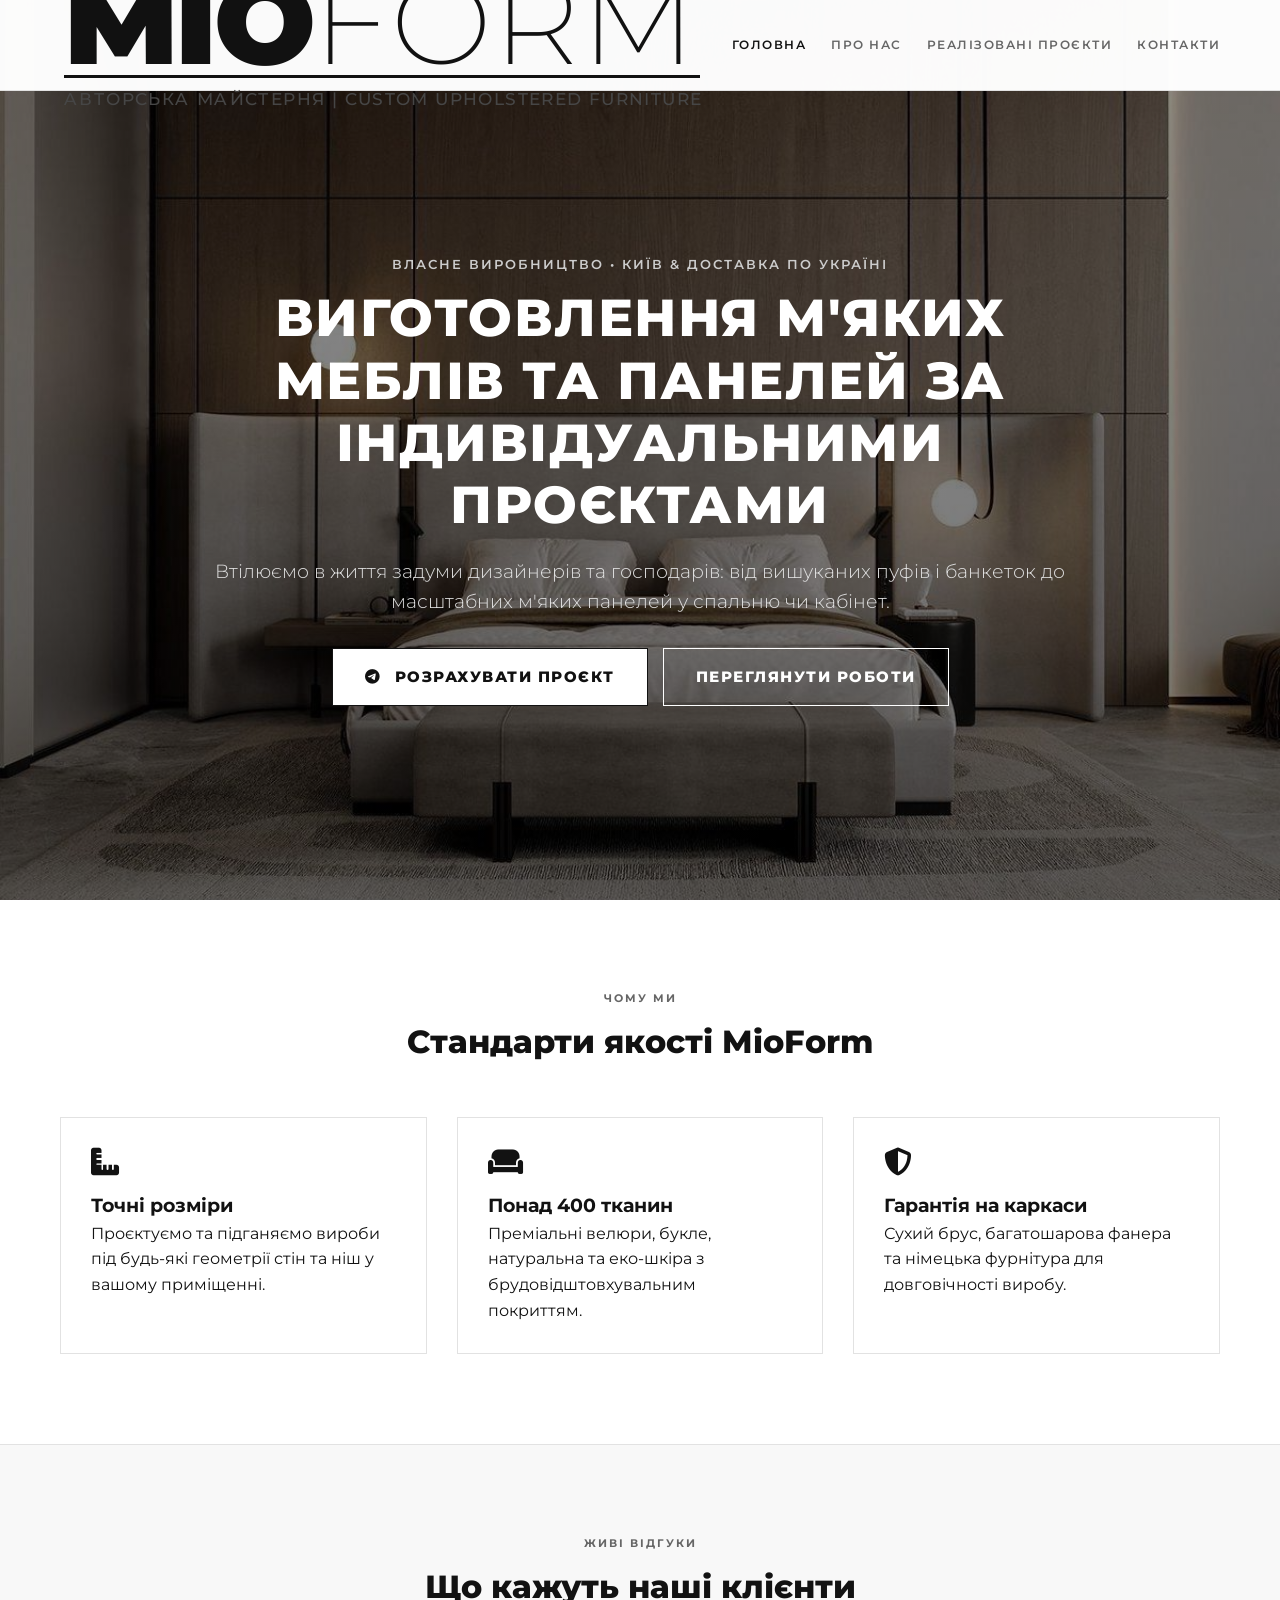
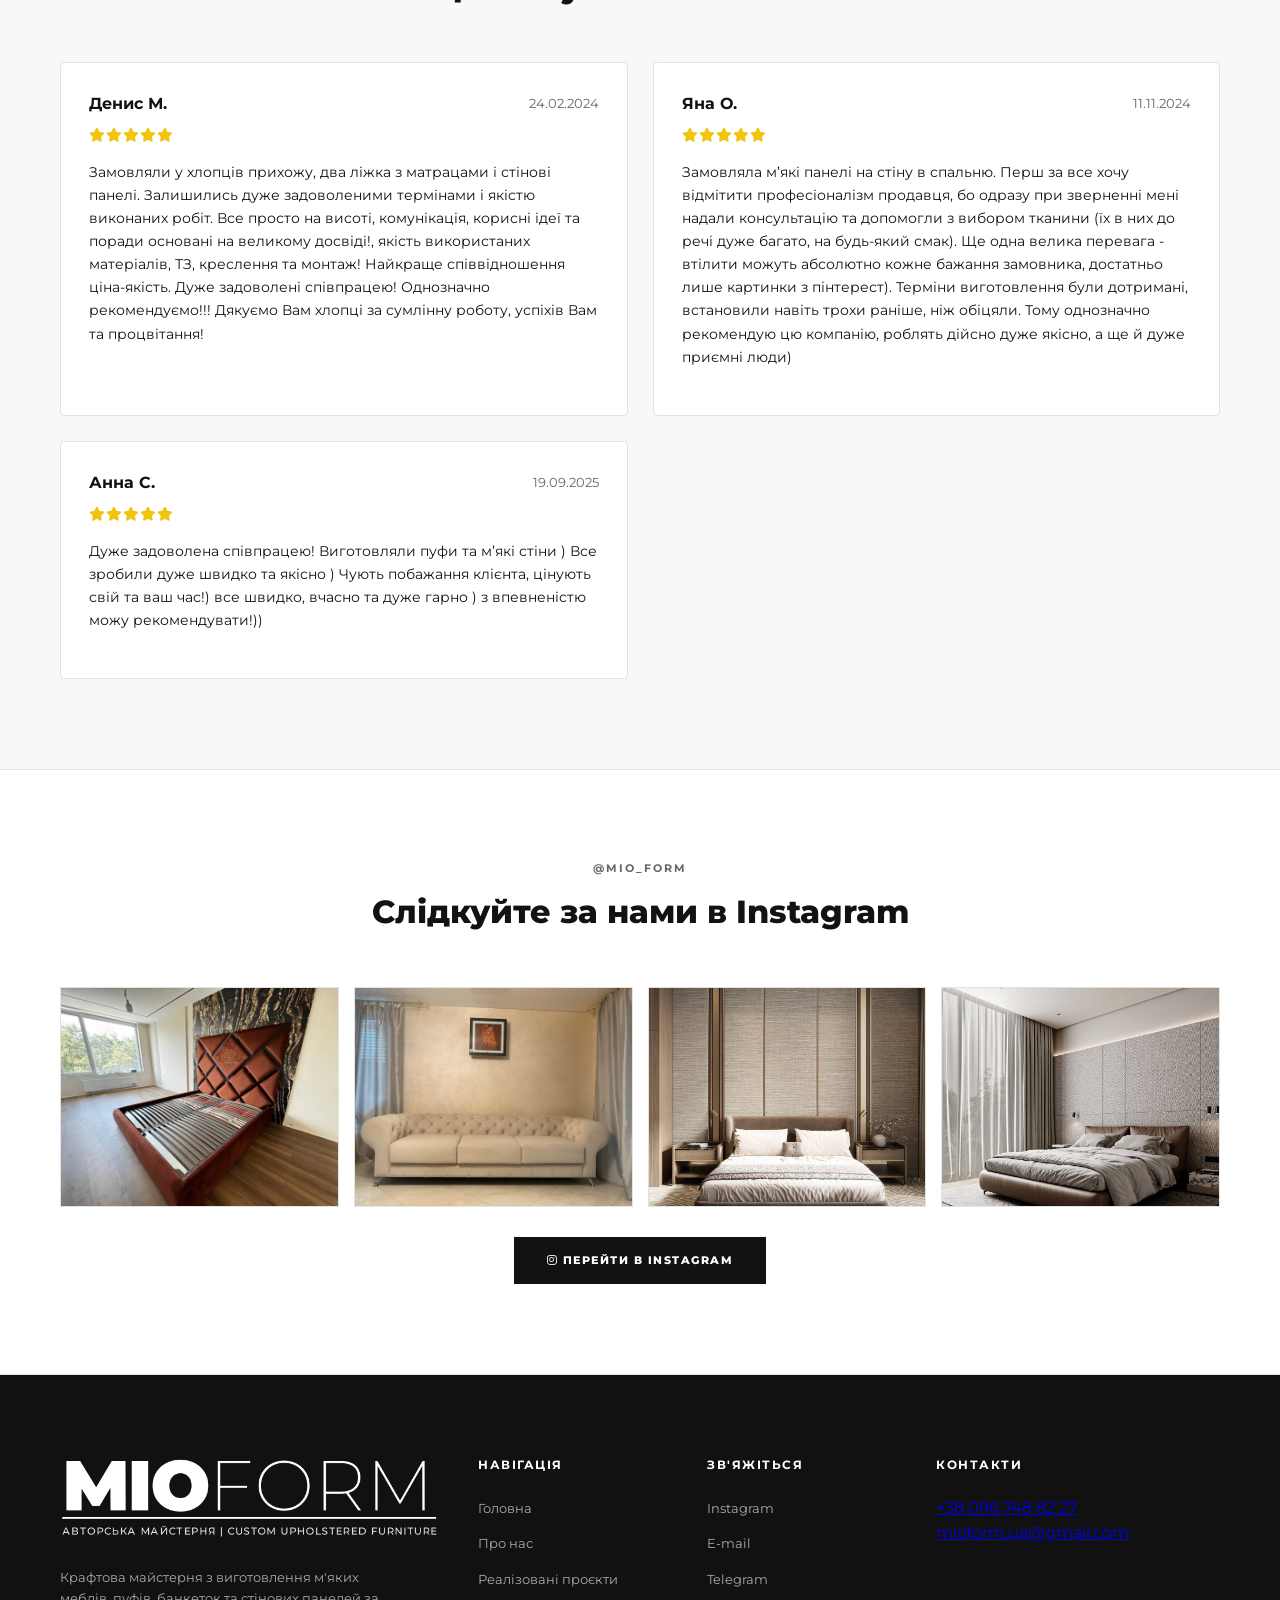
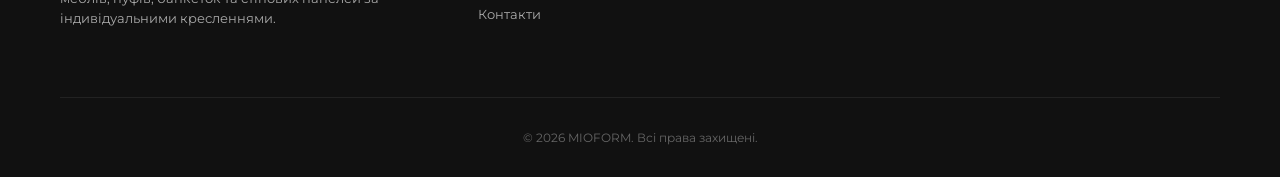
<file: index.html>
<!DOCTYPE html>
<html lang="uk">
<head>
    <meta charset="UTF-8">
    <meta name="viewport" content="width=device-width, initial-scale=1.0">
    <title>MIOFORM — Авторські м'які меблі, пуфи та стінові панелі</title>
    <link href="https://fonts.googleapis.com/css2?family=Montserrat:wght@300;400;600;700;800;900&display=swap" rel="stylesheet">
    <link rel="stylesheet" href="https://cdnjs.cloudflare.com/ajax/libs/font-awesome/6.4.0/css/all.min.css">
    <link rel="stylesheet" href="style.css">
    <style>
        /* Блок першого екрана з фіксованим фоном суворо всередині себе */
        .hero-banner {
    position: relative;
    min-height: 100vh; /* Збільшуємо висоту на весь екран, щоб вмістилося ліжко */
    display: flex;
    align-items: center;
    justify-content: center;
    text-align: center;
    color: #ffffff;
    padding: 120px 20px 60px;
    
    background-image: linear-gradient(rgba(0, 0, 0, 0.45), rgba(0, 0, 0, 0.55)), 
                      url('images/image_main2.png');
    background-attachment: fixed;
    /* Зсуваємо фотографію так, щоб показати її нижню частину */
    background-position: center 80%; 
    background-repeat: no-repeat;
    background-size: cover;
}

        .hero-content {
            max-width: 850px;
            z-index: 2;
        }

        .hero-content h1 {
            font-size: clamp(30px, 4.5vw, 52px);
            font-weight: 800;
            text-transform: uppercase;
            letter-spacing: 1.5px;
            margin-bottom: 20px;
            line-height: 1.2;
            color: #ffffff;
        }

        .hero-content p {
            font-size: clamp(15px, 1.8vw, 19px);
            color: #e0e0e0;
            margin-bottom: 30px;
            line-height: 1.6;
            font-weight: 300;
        }

        /* Біла контентна частина, яка закриває фон після скролу */
        .page-body {
            position: relative;
            z-index: 5;
            background: #ffffff;
        }
    
        @media (max-width: 768px) {
            .hero-banner {
                min-height: 85vh;
                min-height: 85dvh;
                padding: 90px 16px 48px;
                background-attachment: scroll !important;
                background-position: center center !important;
                background-size: cover !important;
            }
            .hero-content h1 {
                font-size: 22px;
                opacity: 1 !important;
            }
        }
    </style>
</head>
<body>

    <!-- Header -->
    <header class="header">
        <div class="container header-container">
            <a href="index.html" class="logo logo-brand"><img src="images/logo.png" alt="MIOFORM" class="logo-img"></a>
            <button class="mobile-btn" onclick="toggleNav()">☰</button>
            <nav class="nav" id="nav">
                <a href="index.html" class="active">Головна</a>
                <a href="about.html">Про нас</a>
                <a href="projects.html">Реалізовані проєкти</a>
                <a href="contacts.html">Контакти</a>
            </nav>
        </div>
    </header>

    <!-- Перший блок із фоновим зображенням -->
    <section class="hero-banner">
        <div class="hero-content">
    <span class="sub" style="color: #ccc; letter-spacing: 2px; text-transform: uppercase; font-weight: 600; font-size: 13px; display: block; margin-bottom: 12px;">
        Власне виробництво • Київ & Доставка по Україні
    </span>
    <h1 >Виготовлення м'яких меблів та панелей за індивідуальними проєктами</h1>
    <p>Втілюємо в життя задуми дизайнерів та господарів: від вишуканих пуфів і банкеток до масштабних м'яких панелей у спальню чи кабінет.</p>
    
    <div style="display: flex; gap: 15px; justify-content: center; flex-wrap: wrap;">
        <a href="https://t.me" target="_blank" class="btn btn-dark" style="font-size: 15px; padding: 16px 32px; background: #ffffff; color: #111111;">
            <i class="fab fa-telegram-plane" style="margin-right: 8px;"></i> Розрахувати проєкт
        </a>
        <a href="projects.html" class="btn btn-out" style="font-size: 15px; padding: 16px 32px; border-color: #ffffff; color: #ffffff;">
            Переглянути роботи
        </a>
    </div>
</div>
    </section>

    <!-- Основна біла частина сторінки (Переваги, Відгуки, Футер) -->
    <div class="page-body">

        <!-- Переваги -->
        <section class="section">
            <div class="container">
                <div class="sec-head">
                    <span class="sub">Чому ми</span>
                    <h2>Стандарти якості MioForm</h2>
                </div>
                <div class="grid-3">
                    <div class="cat-card" style="padding: 30px;">
                        <i class="fas fa-ruler-combined" style="font-size: 28px; margin-bottom: 15px; color: var(--text-dark);"></i>
                        <h3>Точні розміри</h3>
                        <p>Проєктуємо та підганяємо вироби під будь-які геометрії стін та ніш у вашому приміщенні.</p>
                    </div>
                    <div class="cat-card" style="padding: 30px;">
                        <i class="fas fa-couch" style="font-size: 28px; margin-bottom: 15px; color: var(--text-dark);"></i>
                        <h3>Понад 400 тканин</h3>
                        <p>Преміальні велюри, букле, натуральна та еко-шкіра з брудовідштовхувальним покриттям.</p>
                    </div>
                    <div class="cat-card" style="padding: 30px;">
                        <i class="fas fa-shield-alt" style="font-size: 28px; margin-bottom: 15px; color: var(--text-dark);"></i>
                        <h3>Гарантія на каркаси</h3>
                        <p>Сухий брус, багатошарова фанера та німецька фурнітура для довговічності виробу.</p>
                    </div>
                </div>
            </div>
        </section>

        <!-- Відгуки клієнтів -->
        <section class="section" style="background: var(--bg-alt);">
            <div class="container">
                <div class="sec-head">
                    <span class="sub">Живі відгуки</span>
                    <h2>Що кажуть наші клієнти</h2>
                </div>

                <div class="reviews-grid">
                    <!-- Відгук 1 -->
                    <div class="review-card">
                        <div>
                            <div class="review-header">
                                <div class="review-author-name">Денис М.</div>
                                <div class="review-date">24.02.2024</div>
                            </div>
                            <div class="review-stars">
                                <i class="fas fa-star"></i><i class="fas fa-star"></i><i class="fas fa-star"></i><i class="fas fa-star"></i><i class="fas fa-star"></i>
                            </div>
                            <p class="review-text">Замовляли у хлопців прихожу, два ліжка з матрацами і стінові панелі. Залишились дуже задоволеними термінами і якістю виконаних робіт. Все просто на висоті, комунікація, корисні ідеї та поради основані на великому досвіді!, якість використаних матеріалів, ТЗ, креслення та монтаж! Найкраще співвідношення ціна-якість. Дуже задоволені співпрацею! Однозначно рекомендуємо!!! Дякуємо Вам хлопці за сумлінну роботу, успіхів Вам та процвітання!</p>
                        </div>
                    </div>

                    <!-- Відгук 2 -->
                    <div class="review-card">
                        <div>
                            <div class="review-header">
                                <div class="review-author-name">Яна О.</div>
                                <div class="review-date">11.11.2024</div>
                            </div>
                            <div class="review-stars">
                                <i class="fas fa-star"></i><i class="fas fa-star"></i><i class="fas fa-star"></i><i class="fas fa-star"></i><i class="fas fa-star"></i>
                            </div>
                            <p class="review-text">Замовляла м’які панелі на стіну в спальню. Перш за все хочу відмітити професіоналізм продавця, бо одразу при зверненні мені надали консультацію та допомогли з вибором тканини (їх в них до речі дуже багато, на будь-який смак). Ще одна велика перевага - втілити можуть абсолютно кожне бажання замовника, достатньо лише картинки з пінтерест). Терміни виготовлення були дотримані, встановили навіть трохи раніше, ніж обіцяли. Тому однозначно рекомендую цю компанію, роблять дійсно дуже якісно, а ще й дуже приємні люди)</p>
                        </div>
                    </div>

                    <!-- Відгук 3 -->
                    <div class="review-card">
                        <div>
                            <div class="review-header">
                                <div class="review-author-name">Анна С.</div>
                                <div class="review-date">19.09.2025</div>
                            </div>
                            <div class="review-stars">
                                <i class="fas fa-star"></i><i class="fas fa-star"></i><i class="fas fa-star"></i><i class="fas fa-star"></i><i class="fas fa-star"></i>
                            </div>
                            <p class="review-text">Дуже задоволена співпрацею! Виготовляли пуфи та м’які стіни ) Все зробили дуже швидко та якісно ) Чують побажання клієнта, цінують свій та ваш час!) все швидко, вчасно та дуже гарно ) з впевненістю можу рекомендувати!))</p>
                        </div>
                    </div>
</div>

            </div>
        </section>

        <!-- Instagram -->
        <section class="section">
            <div class="container">
                <div class="sec-head">
                    <span class="sub">@mio_form</span>
                    <h2>Слідкуйте за нами в Instagram</h2>
                </div>
                <div class="insta-grid">
                    <div class="insta-item"><img src="images/panels/photo_2026-08-12_20-21-13.jpg" alt="М'які панелі MioForm"></div>
                    <div class="insta-item"><img src="images/sofas/photo_2026-08-12_20-37-26.jpg" alt="Диван MioForm"></div>
                    <div class="insta-item"><img src="images/beds/photo_2026-08-12_20-47-24.jpg" alt="Ліжко MioForm"></div>
                    <div class="insta-item"><img src="images/panels/photo_2026-08-12_20-47-20.jpg" alt="Стінова панель MioForm"></div>
                </div>
                <div style="text-align: center; margin-top: 30px;">
                    <a href="https://www.instagram.com/mio_form?utm_source=qr" target="_blank" class="btn btn-dark"><i class="fab fa-instagram"></i> Перейти в Instagram</a>
                </div>
            </div>
        </section>

        <!-- Footer -->
                <footer class="footer-main">
            <div class="container">
                <div class="footer-grid">

                    <div>
                        <a href="index.html" class="footer-logo logo-brand"><img src="images/logo-white.png" alt="MIOFORM" class="logo-img"></a>
                        <p class="footer-desc">Крафтова майстерня з виготовлення м'яких меблів, пуфів, банкеток та стінових панелей за індивідуальними кресленнями.</p>
                    </div>

                    <div class="footer-col">
                        <h4>Навігація</h4>
                        <ul class="footer-links">
                            <li><a href="index.html">Головна</a></li>
                            <li><a href="about.html">Про нас</a></li>
                            <li><a href="projects.html">Реалізовані проєкти</a></li>
                            <li><a href="contacts.html">Контакти</a></li>
                        </ul>
                    </div>

                    <div class="footer-col">
                        <h4>Зв'яжіться</h4>
                        <ul class="footer-links">
                            <li><a href="https://www.instagram.com/mio_form?utm_source=qr" target="_blank" rel="noopener">Instagram</a></li>
                            <li><a href="mailto:mioform.ua@gmail.com">E-mail</a></li>
                            <li><a href="https://t.me" target="_blank" rel="noopener">Telegram</a></li>
                        </ul>
                    </div>

                    <div class="footer-col footer-contacts">
                        <h4>Контакти</h4>
                        <a href="tel:+380967488227">+38 096 748 82 27</a>
                        <a href="mailto:mioform.ua@gmail.com">mioform.ua@gmail.com</a>
                    </div>

                </div>

                <div class="footer-bottom">
                    <p>&copy; 2026 MIOFORM. Всі права захищені.</p>
                </div>
            </div>
        </footer>

    </div>

    <script>
        function toggleNav(){
            document.getElementById('nav').classList.toggle('active');
        }
    </script>
</body>
</html>
</file>
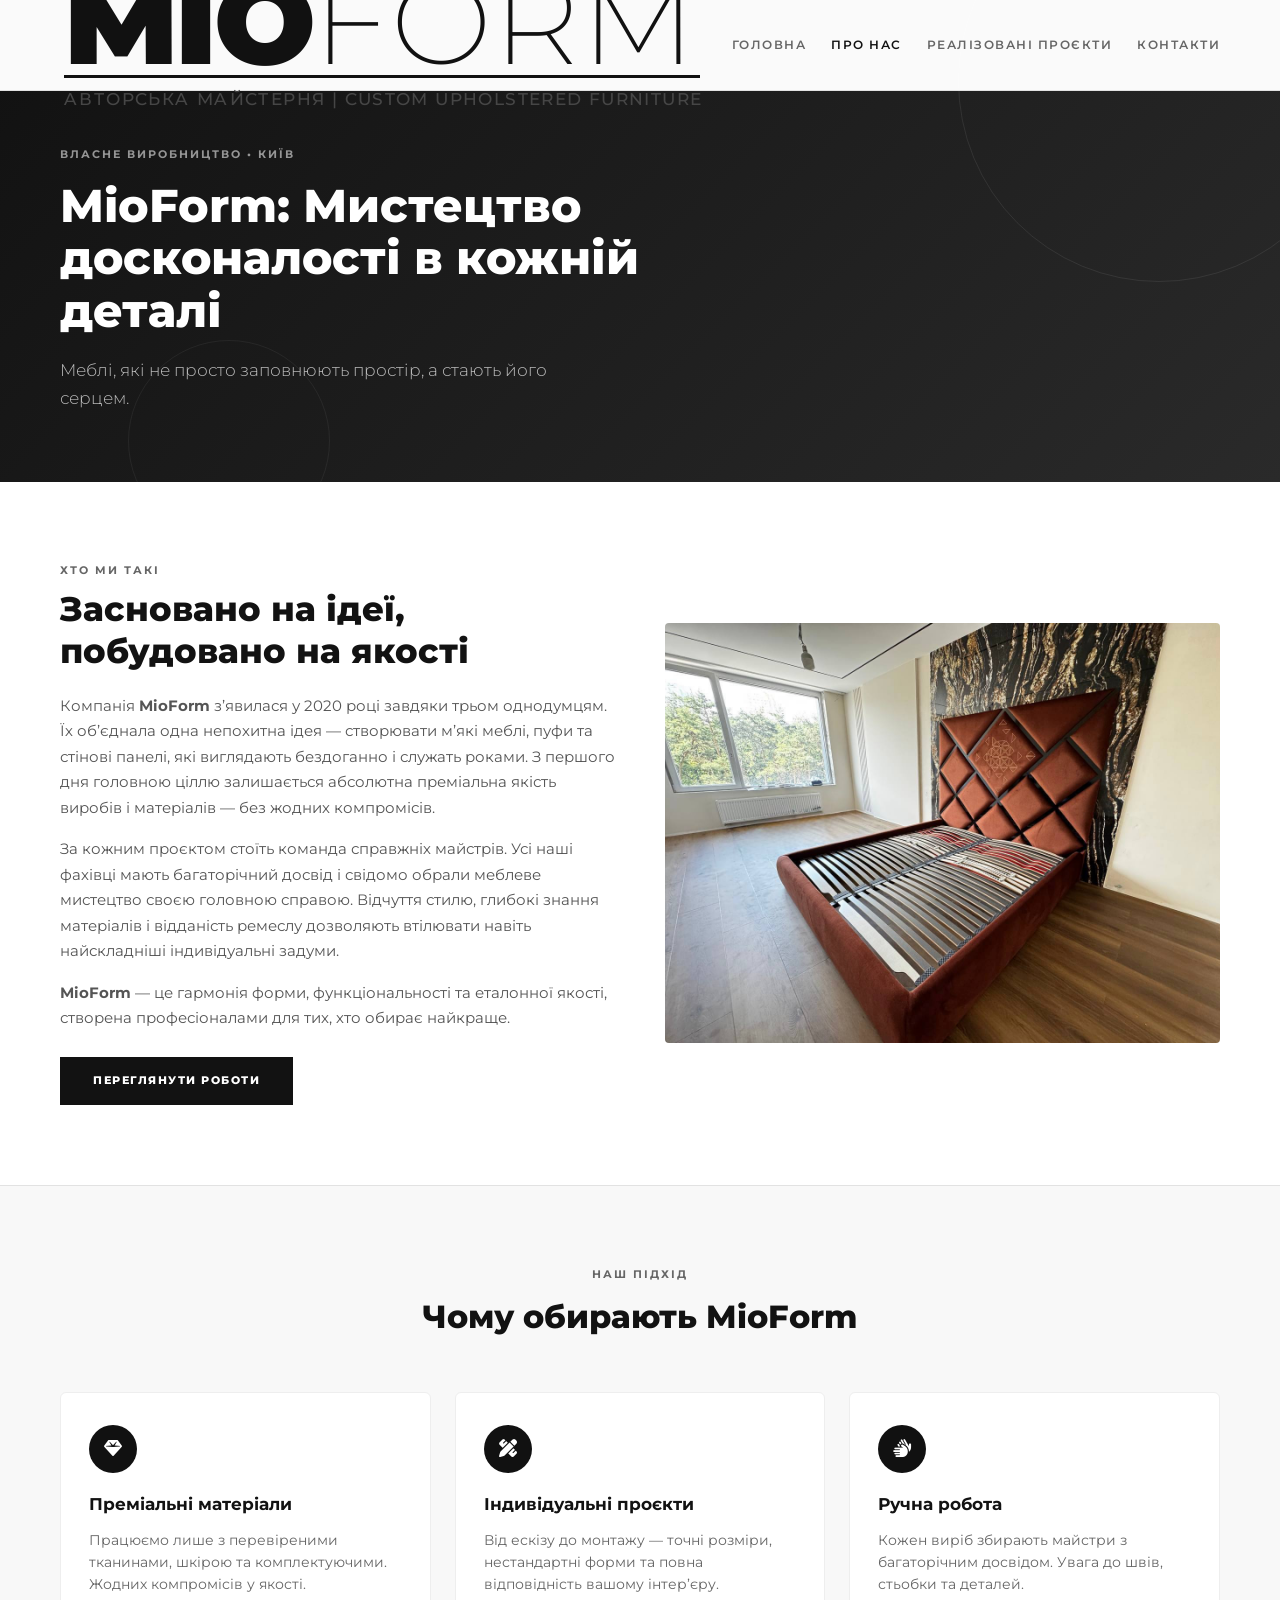
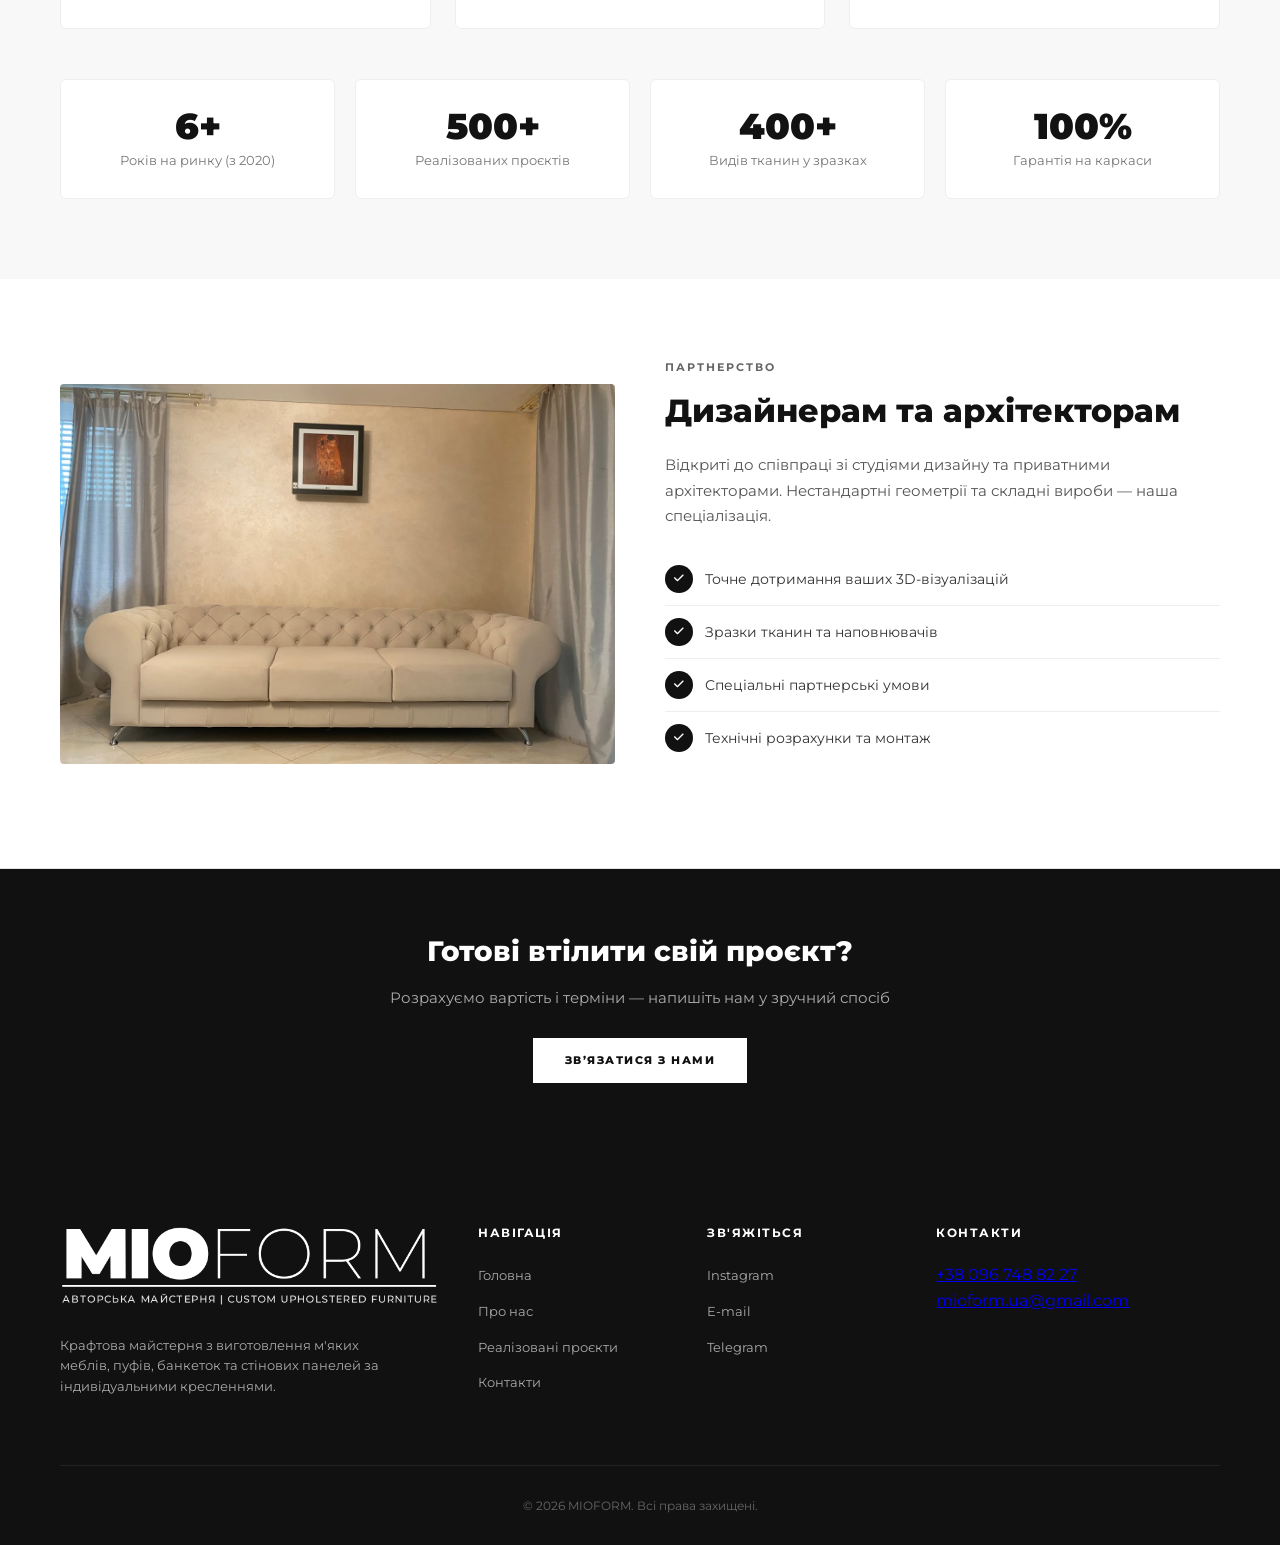
<file: about.html>
<!DOCTYPE html>
<html lang="uk">
<head>
    <meta charset="UTF-8">
    <meta name="viewport" content="width=device-width, initial-scale=1.0">
    <title>Про нас — MIOFORM</title>
    <link href="https://fonts.googleapis.com/css2?family=Montserrat:wght@300;400;600;700;800;900&display=swap" rel="stylesheet">
    <link rel="stylesheet" href="https://cdnjs.cloudflare.com/ajax/libs/font-awesome/6.4.0/css/all.min.css">
    <link rel="stylesheet" href="style.css">
    <style>
        .about-hero {
            padding: 140px 0 70px;
            background: linear-gradient(135deg, #111 0%, #2a2a2a 100%);
            color: #fff;
            position: relative;
            overflow: hidden;
        }
        .about-hero::before {
            content: "";
            position: absolute;
            width: 400px;
            height: 400px;
            border: 1px solid rgba(255,255,255,0.08);
            border-radius: 50%;
            top: -120px;
            right: -80px;
        }
        .about-hero::after {
            content: "";
            position: absolute;
            width: 200px;
            height: 200px;
            border: 1px solid rgba(255,255,255,0.06);
            border-radius: 50%;
            bottom: -60px;
            left: 10%;
        }
        .about-hero .sub {
            color: rgba(255,255,255,0.55);
            display: inline-block;
            margin-bottom: 16px;
            letter-spacing: 2px;
        }
        .about-hero h1 {
            font-size: clamp(28px, 4.5vw, 46px);
            font-weight: 800;
            line-height: 1.15;
            max-width: 700px;
            margin-bottom: 18px;
            color: #fff;
        }
        .about-hero p {
            font-size: 17px;
            color: rgba(255,255,255,0.7);
            max-width: 520px;
            line-height: 1.65;
            font-weight: 300;
        }
        .about-story {
            padding: 80px 0;
        }
        .about-story .grid-2 {
            gap: 50px;
            align-items: center;
        }
        .about-story h2 {
            font-size: clamp(24px, 3vw, 34px);
            font-weight: 800;
            margin-bottom: 20px;
            line-height: 1.25;
        }
        .about-story p {
            color: #555;
            margin-bottom: 16px;
            line-height: 1.7;
            font-size: 15px;
        }
        .about-story img {
            width: 100%;
            height: 420px;
            object-fit: cover;
            border-radius: 4px;
        }
        .values-section {
            background: #f8f8f8;
            padding: 80px 0;
        }
        .values-grid {
            display: grid;
            grid-template-columns: repeat(3, 1fr);
            gap: 24px;
            margin-top: 40px;
        }
        .value-card {
            background: #fff;
            padding: 32px 28px;
            border: 1px solid #eee;
            border-radius: 6px;
            transition: transform 0.3s ease, box-shadow 0.3s ease, border-color 0.3s ease;
        }
        .value-card:hover {
            transform: translateY(-6px);
            box-shadow: 0 16px 40px rgba(0,0,0,0.08);
            border-color: #111;
        }
        .value-card .icon {
            width: 48px;
            height: 48px;
            background: #111;
            color: #fff;
            display: flex;
            align-items: center;
            justify-content: center;
            border-radius: 50%;
            font-size: 18px;
            margin-bottom: 18px;
        }
        .value-card h3 {
            font-size: 17px;
            font-weight: 700;
            margin-bottom: 10px;
        }
        .value-card p {
            font-size: 14px;
            color: #666;
            line-height: 1.6;
            margin: 0;
        }
        .stats-row {
            display: grid;
            grid-template-columns: repeat(4, 1fr);
            gap: 20px;
            margin-top: 50px;
        }
        .stat-item {
            text-align: center;
            padding: 28px 16px;
            background: #fff;
            border: 1px solid #eee;
            border-radius: 6px;
            transition: border-color 0.25s ease;
        }
        .stat-item:hover {
            border-color: #111;
        }
        .stat-item h3 {
            font-size: 36px;
            font-weight: 900;
            margin-bottom: 6px;
            line-height: 1;
        }
        .stat-item p {
            font-size: 13px;
            color: #777;
            margin: 0;
        }
        .partner-section {
            padding: 80px 0;
        }
        .partner-section .grid-2 {
            gap: 50px;
            align-items: center;
        }
        .partner-section img {
            width: 100%;
            height: 380px;
            object-fit: cover;
            border-radius: 4px;
        }
        .partner-list {
            list-style: none;
            margin: 24px 0;
        }
        .partner-list li {
            display: flex;
            align-items: center;
            gap: 12px;
            padding: 12px 0;
            border-bottom: 1px solid #eee;
            font-size: 14px;
            color: #333;
        }
        .partner-list li:last-child {
            border-bottom: none;
        }
        .partner-list li i {
            width: 28px;
            height: 28px;
            background: #111;
            color: #fff;
            border-radius: 50%;
            display: flex;
            align-items: center;
            justify-content: center;
            font-size: 11px;
            flex-shrink: 0;
        }
        .about-cta {
            background: #111;
            color: #fff;
            padding: 60px 0;
            text-align: center;
        }
        .about-cta h2 {
            font-size: 28px;
            font-weight: 800;
            margin-bottom: 12px;
            color: #fff;
        }
        .about-cta p {
            color: rgba(255,255,255,0.65);
            margin-bottom: 28px;
            font-size: 15px;
        }
        .about-cta .btn {
            background: #fff;
            color: #111;
            border: none;
        }
        .about-cta .btn:hover {
            background: #eee;
        }
        @media (max-width: 900px) {
            .values-grid,
            .stats-row {
                grid-template-columns: 1fr 1fr;
            }
            .about-story img,
            .partner-section img {
                height: 280px;
            }
        }
        @media (max-width: 600px) {
            .values-grid,
            .stats-row {
                grid-template-columns: 1fr;
            }
            .about-hero {
                padding: 110px 0 50px;
            }
        }
    </style>
</head>
<body>

    <header class="header">
        <div class="container header-container">
            <a href="index.html" class="logo logo-brand"><img src="images/logo.png" alt="MIOFORM" class="logo-img"></a>
            <button class="mobile-btn" onclick="toggleNav()">☰</button>
            <nav class="nav" id="nav">
                <a href="index.html">Головна</a>
                <a href="about.html" class="active">Про нас</a>
                <a href="projects.html">Реалізовані проєкти</a>
                <a href="contacts.html">Контакти</a>
            </nav>
        </div>
    </header>

    <section class="about-hero">
        <div class="container">
            <span class="sub">Власне виробництво • Київ</span>
            <h1>MioForm: Мистецтво досконалості в кожній деталі</h1>
            <p>Меблі, які не просто заповнюють простір, а стають його серцем.</p>
        </div>
    </section>

    <section class="about-story section">
        <div class="container">
            <div class="grid-2">
                <div>
                    <span class="sub">Хто ми такі</span>
                    <h2>Засновано на ідеї, побудовано на якості</h2>
                    <p>
                        Компанія <strong>MioForm</strong> з’явилася у 2020 році завдяки трьом однодумцям. Їх об’єднала одна непохитна ідея — створювати м’які меблі, пуфи та стінові панелі, які виглядають бездоганно і служать роками. З першого дня головною ціллю залишається абсолютна преміальна якість виробів і матеріалів — без жодних компромісів.
                    </p>
                    <p>
                        За кожним проєктом стоїть команда справжніх майстрів. Усі наші фахівці мають багаторічний досвід і свідомо обрали меблеве мистецтво своєю головною справою. Відчуття стилю, глибокі знання матеріалів і відданість ремеслу дозволяють втілювати навіть найскладніші індивідуальні задуми.
                    </p>
                    <p>
                        <strong>MioForm</strong> — це гармонія форми, функціональності та еталонної якості, створена професіоналами для тих, хто обирає найкраще.
                    </p>
                    <a href="projects.html" class="btn btn-dark" style="margin-top: 10px;">Переглянути роботи</a>
                </div>
                <div>
                    <img src="images/panels/photo_2026-08-12_20-21-13.jpg" alt="Виробництво MioForm">
                </div>
            </div>
        </div>
    </section>

    <section class="values-section">
        <div class="container">
            <div class="sec-head">
                <span class="sub">Наш підхід</span>
                <h2>Чому обирають MioForm</h2>
            </div>
            <div class="values-grid">
                <div class="value-card">
                    <div class="icon"><i class="fas fa-gem"></i></div>
                    <h3>Преміальні матеріали</h3>
                    <p>Працюємо лише з перевіреними тканинами, шкірою та комплектуючими. Жодних компромісів у якості.</p>
                </div>
                <div class="value-card">
                    <div class="icon"><i class="fas fa-pencil-ruler"></i></div>
                    <h3>Індивідуальні проєкти</h3>
                    <p>Від ескізу до монтажу — точні розміри, нестандартні форми та повна відповідність вашому інтер’єру.</p>
                </div>
                <div class="value-card">
                    <div class="icon"><i class="fas fa-hands"></i></div>
                    <h3>Ручна робота</h3>
                    <p>Кожен виріб збирають майстри з багаторічним досвідом. Увага до швів, стьобки та деталей.</p>
                </div>
            </div>

            <div class="stats-row">
                <div class="stat-item">
                    <h3>6+</h3>
                    <p>Років на ринку (з 2020)</p>
                </div>
                <div class="stat-item">
                    <h3>500+</h3>
                    <p>Реалізованих проєктів</p>
                </div>
                <div class="stat-item">
                    <h3>400+</h3>
                    <p>Видів тканин у зразках</p>
                </div>
                <div class="stat-item">
                    <h3>100%</h3>
                    <p>Гарантія на каркаси</p>
                </div>
            </div>
        </div>
    </section>

    <section class="partner-section section">
        <div class="container">
            <div class="grid-2">
                <div>
                    <img src="images/sofas/photo_2026-08-12_20-37-26.jpg" alt="Співпраця з дизайнерами">
                </div>
                <div>
                    <span class="sub">Партнерство</span>
                    <h2 style="font-size: clamp(24px, 3vw, 32px); font-weight: 800; margin-bottom: 16px;">Дизайнерам та архітекторам</h2>
                    <p style="color: #555; line-height: 1.7; font-size: 15px; margin-bottom: 8px;">
                        Відкриті до співпраці зі студіями дизайну та приватними архітекторами. Нестандартні геометрії та складні вироби — наша спеціалізація.
                    </p>
                    <ul class="partner-list">
                        <li><i class="fas fa-check"></i> Точне дотримання ваших 3D-візуалізацій</li>
                        <li><i class="fas fa-check"></i> Зразки тканин та наповнювачів</li>
                        <li><i class="fas fa-check"></i> Спеціальні партнерські умови</li>
                        <li><i class="fas fa-check"></i> Технічні розрахунки та монтаж</li>
                    </ul>
                </div>
            </div>
        </div>
    </section>

    <section class="about-cta">
        <div class="container">
            <h2>Готові втілити свій проєкт?</h2>
            <p>Розрахуємо вартість і терміни — напишіть нам у зручний спосіб</p>
            <a href="contacts.html" class="btn">Зв’язатися з нами</a>
        </div>
    </section>


    <footer class="footer-main">
            <div class="container">
                <div class="footer-grid">

                    <div>
                        <a href="index.html" class="footer-logo logo-brand"><img src="images/logo-white.png" alt="MIOFORM" class="logo-img"></a>
                        <p class="footer-desc">Крафтова майстерня з виготовлення м'яких меблів, пуфів, банкеток та стінових панелей за індивідуальними кресленнями.</p>
                    </div>

                    <div class="footer-col">
                        <h4>Навігація</h4>
                        <ul class="footer-links">
                            <li><a href="index.html">Головна</a></li>
                            <li><a href="about.html">Про нас</a></li>
                            <li><a href="projects.html">Реалізовані проєкти</a></li>
                            <li><a href="contacts.html">Контакти</a></li>
                        </ul>
                    </div>

                    <div class="footer-col">
                        <h4>Зв'яжіться</h4>
                        <ul class="footer-links">
                            <li><a href="https://www.instagram.com/mio_form?utm_source=qr" target="_blank" rel="noopener">Instagram</a></li>
                            <li><a href="mailto:mioform.ua@gmail.com">E-mail</a></li>
                            <li><a href="https://t.me" target="_blank" rel="noopener">Telegram</a></li>
                        </ul>
                    </div>

                    <div class="footer-col footer-contacts">
                        <h4>Контакти</h4>
                        <a href="tel:+380967488227">+38 096 748 82 27</a>
                        <a href="mailto:mioform.ua@gmail.com">mioform.ua@gmail.com</a>
                    </div>

                </div>

                <div class="footer-bottom">
                    <p>&copy; 2026 MIOFORM. Всі права захищені.</p>
                </div>
            </div>
        </footer>

    <script>
        function toggleNav(){
            document.getElementById('nav').classList.toggle('active');
        }
    </script>
</body>
</html>
</file>
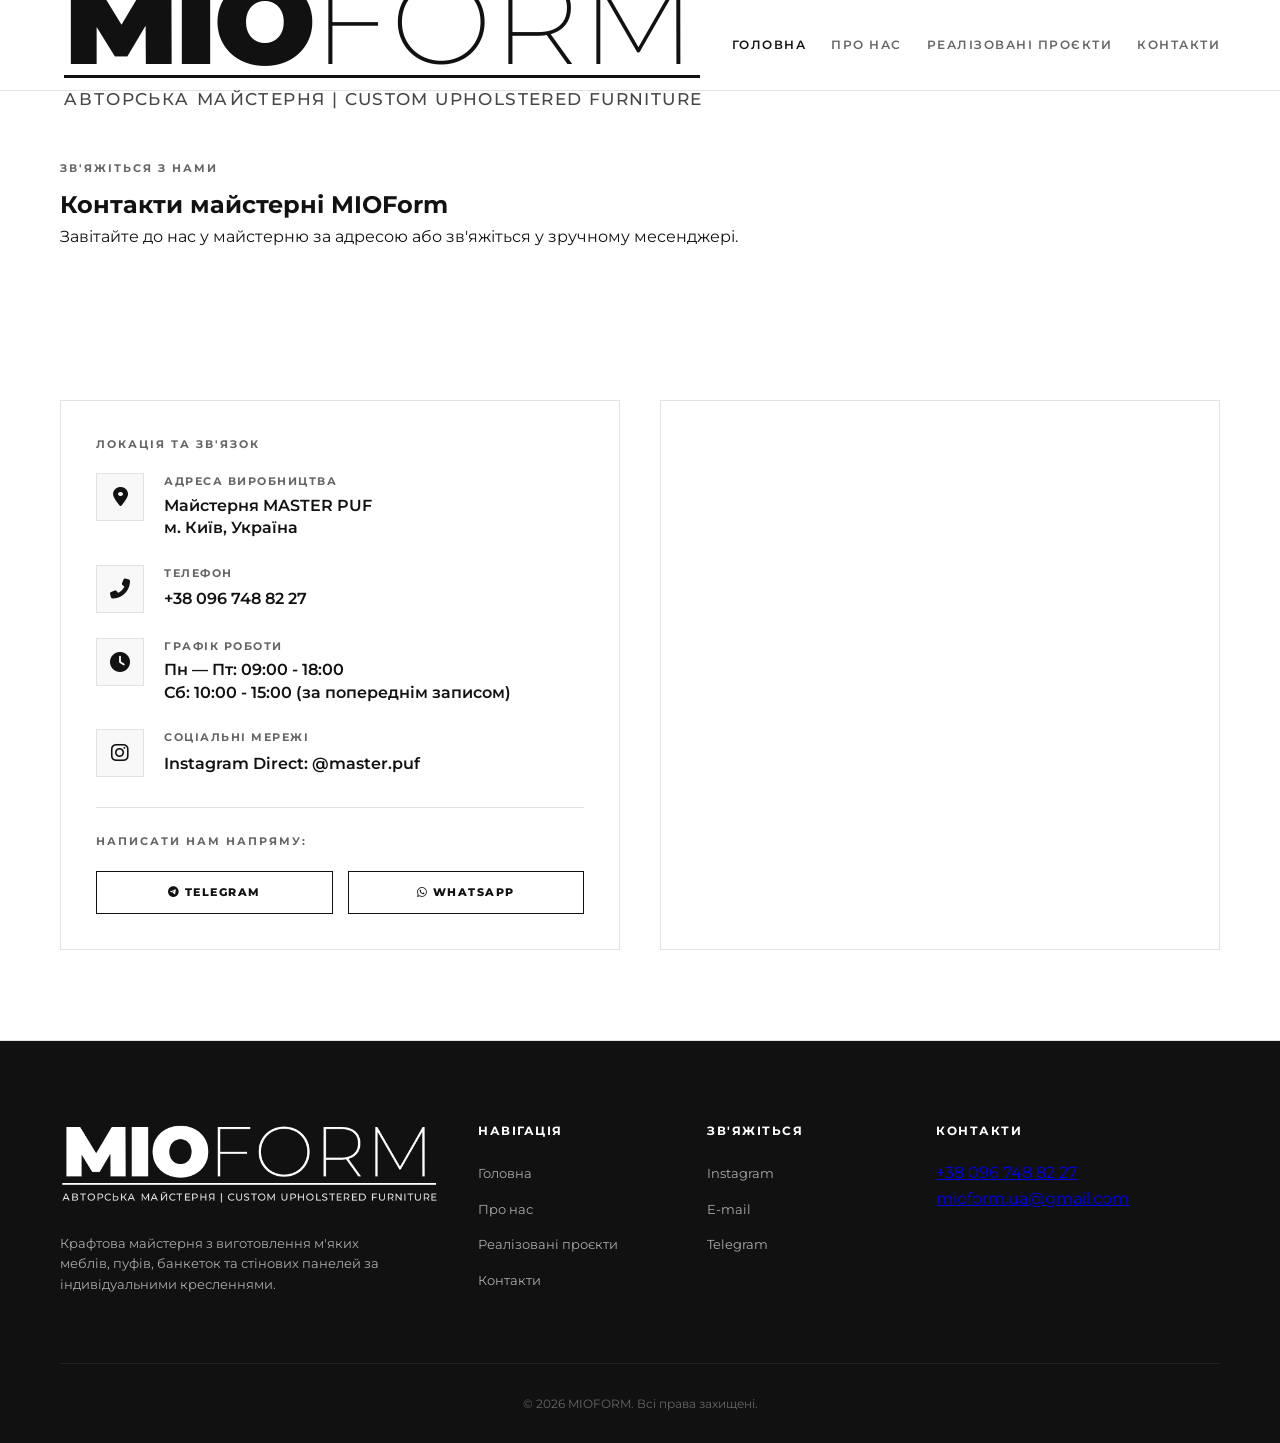
<file: contacts.html>
<!DOCTYPE html>
<html lang="uk">
<head>
    <meta charset="UTF-8">
    <meta name="viewport" content="width=device-width, initial-scale=1.0">
    <title>Контакти — MIOFORM</title>
    <link href="https://fonts.googleapis.com/css2?family=Montserrat:wght@300;400;600;700;800;900&display=swap" rel="stylesheet">
    <link rel="stylesheet" href="https://cdnjs.cloudflare.com/ajax/libs/font-awesome/6.4.0/css/all.min.css">
    <link rel="stylesheet" href="style.css">
    <style>
        /* logo styles in style.css */

        /* Стилі для блоків контактів */
        .contact-box {
            border: 1px solid var(--border-color);
            background: #fff;
            padding: 35px;
            height: 100%;
            display: flex;
            flex-direction: column;
            justify-content: space-between;
        }

        .contact-item {
            display: flex;
            align-items: flex-start;
            gap: 20px;
            margin-bottom: 25px;
        }

        .contact-item:last-child {
            margin-bottom: 0;
        }

        .contact-icon {
            font-size: 20px;
            color: var(--text-dark);
            background: var(--bg-alt);
            width: 48px;
            height: 48px;
            display: flex;
            align-items: center;
            justify-content: center;
            border: 1px solid var(--border-color);
            flex-shrink: 0;
        }

        .contact-info h4 {
            font-size: 11px;
            font-weight: 700;
            text-transform: uppercase;
            letter-spacing: 1.5px;
            color: var(--text-muted);
            margin-bottom: 4px;
        }

        .contact-info p, .contact-info a {
            font-size: 16px;
            font-weight: 600;
            color: var(--text-dark);
            text-decoration: none;
            line-height: 1.4;
        }

        .contact-info a:hover {
            text-decoration: underline;
        }

        .messengers-grid {
            display: grid;
            grid-template-columns: repeat(auto-fit, minmax(180px, 1fr));
            gap: 15px;
            margin-top: 20px;
        }
    </style>
</head>
<body>

    <!-- Header -->
    <header class="header">
        <div class="container header-container">
            <a href="index.html" class="logo logo-brand"><img src="images/logo.png" alt="MIOFORM" class="logo-img"></a>
            <button class="mobile-btn" onclick="toggleNav()">☰</button>
            <nav class="nav" id="nav">
                <a href="index.html" class="active">Головна</a>
                <a href="about.html">Про нас</a>
                <a href="projects.html">Реалізовані проєкти</a>
                <a href="contacts.html">Контакти</a>
            </nav>
        </div>
    </header>

    <!-- Page Title -->
    <section class="hero" style="padding: 160px 0 60px;">
        <div class="container">
            <span class="sub">Зв'яжіться з нами</span>
            <h1>Контакти майстерні MIOForm</h1>
            <p>Завітайте до нас у майстерню за адресою або зв'яжіться у зручному месенджері.</p>
        </div>
    </section>

    <!-- Основний блок контактів -->
    <section class="section">
        <div class="container">
            <div class="grid-2">
                
                <!-- Інформаційний блок -->
                <div class="contact-box">
                    <div>
                        <span class="sub" style="margin-bottom: 20px;">Локація та зв'язок</span>
                        
                        <div class="contact-item">
                            <div class="contact-icon"><i class="fas fa-map-marker-alt"></i></div>
                            <div class="contact-info">
                                <h4>Адреса виробництва </h4>
                                <p>Майстерня MASTER PUF<br>м. Київ, Україна</p>
                            </div>
                        </div>

                        <div class="contact-item">
                            <div class="contact-icon"><i class="fas fa-phone-alt"></i></div>
                            <div class="contact-info">
                                <h4>Телефон</h4>
                                <a href="tel:+380967488227">+38 096 748 82 27</a>
                            </div>
                        </div>

                        <div class="contact-item">
                            <div class="contact-icon"><i class="fas fa-clock"></i></div>
                            <div class="contact-info">
                                <h4>Графік роботи</h4>
                                <p>Пн — Пт: 09:00 - 18:00<br>Сб: 10:00 - 15:00 (за попереднім записом)</p>
                            </div>
                        </div>

                        <div class="contact-item">
                            <div class="contact-icon"><i class="fab fa-instagram"></i></div>
                            <div class="contact-info">
                                <h4>Соціальні мережі</h4>
                                <a href="https://www.instagram.com/mio_form?utm_source=qr" target="_blank">Instagram Direct: @master.puf</a>
                            </div>
                        </div>
                    </div>

                    <!-- Месенджери -->
                    <div style="margin-top: 30px; border-top: 1px solid var(--border-color); padding-top: 25px;">
                        <span class="sub">Написати нам напряму:</span>
                        <div class="messengers-grid">
                            <a href="https://t.me" target="_blank" class="btn btn-out" style="padding: 12px 15px;"><i class="fab fa-telegram-plane"></i> Telegram</a>
                            <a href="https://wa.me" target="_blank" class="btn btn-out" style="padding: 12px 15px;"><i class="fab fa-whatsapp"></i> WhatsApp</a>
                        </div>
                    </div>
                </div>

                <!-- Блок Google Карти (Карта точно по точці MASTER PUF з посилання) -->
                <div style="height: 100%; min-height: 400px; border: 1px solid var(--border-color);">
                    <iframe 
                        src="https://www.google.com/maps/embed?pb=!1m18!1m12!1m3!1d2541.4394982181514!2d30.391101376856616!3d50.43255748838385!2m3!1f0!2f0!3f0!3m2!1i1024!2i768!4f13.1!3m3!1m2!1s0x40d4cbb9e23566f9%3A0x7ced465901aac6ae!2sMASTER%20PUF!5e0!3m2!1suk!2sua!4v1710000000000!5m2!1suk!2sua" 
                        width="100%" 
                        height="100%" 
                        style="border:0; min-height: 400px;" 
                        allowfullscreen="" 
                        loading="lazy" 
                        referrerpolicy="no-referrer-when-downgrade">
                    </iframe>
                </div>

            </div>
        </div>
    </section>

    <!-- Footer -->
            <footer class="footer-main">
            <div class="container">
                <div class="footer-grid">

                    <div>
                        <a href="index.html" class="footer-logo logo-brand"><img src="images/logo-white.png" alt="MIOFORM" class="logo-img"></a>
                        <p class="footer-desc">Крафтова майстерня з виготовлення м'яких меблів, пуфів, банкеток та стінових панелей за індивідуальними кресленнями.</p>
                    </div>

                    <div class="footer-col">
                        <h4>Навігація</h4>
                        <ul class="footer-links">
                            <li><a href="index.html">Головна</a></li>
                            <li><a href="about.html">Про нас</a></li>
                            <li><a href="projects.html">Реалізовані проєкти</a></li>
                            <li><a href="contacts.html">Контакти</a></li>
                        </ul>
                    </div>

                    <div class="footer-col">
                        <h4>Зв'яжіться</h4>
                        <ul class="footer-links">
                            <li><a href="https://www.instagram.com/mio_form?utm_source=qr" target="_blank" rel="noopener">Instagram</a></li>
                            <li><a href="mailto:mioform.ua@gmail.com">E-mail</a></li>
                            <li><a href="https://t.me" target="_blank" rel="noopener">Telegram</a></li>
                        </ul>
                    </div>

                    <div class="footer-col footer-contacts">
                        <h4>Контакти</h4>
                        <a href="tel:+380967488227">+38 096 748 82 27</a>
                        <a href="mailto:mioform.ua@gmail.com">mioform.ua@gmail.com</a>
                    </div>

                </div>

                <div class="footer-bottom">
                    <p>&copy; 2026 MIOFORM. Всі права захищені.</p>
                </div>
            </div>
        </footer>

    <script>
        function toggleNav(){
            document.getElementById('nav').classList.toggle('active');
        }
    </script>
</body>
</html>
</file>
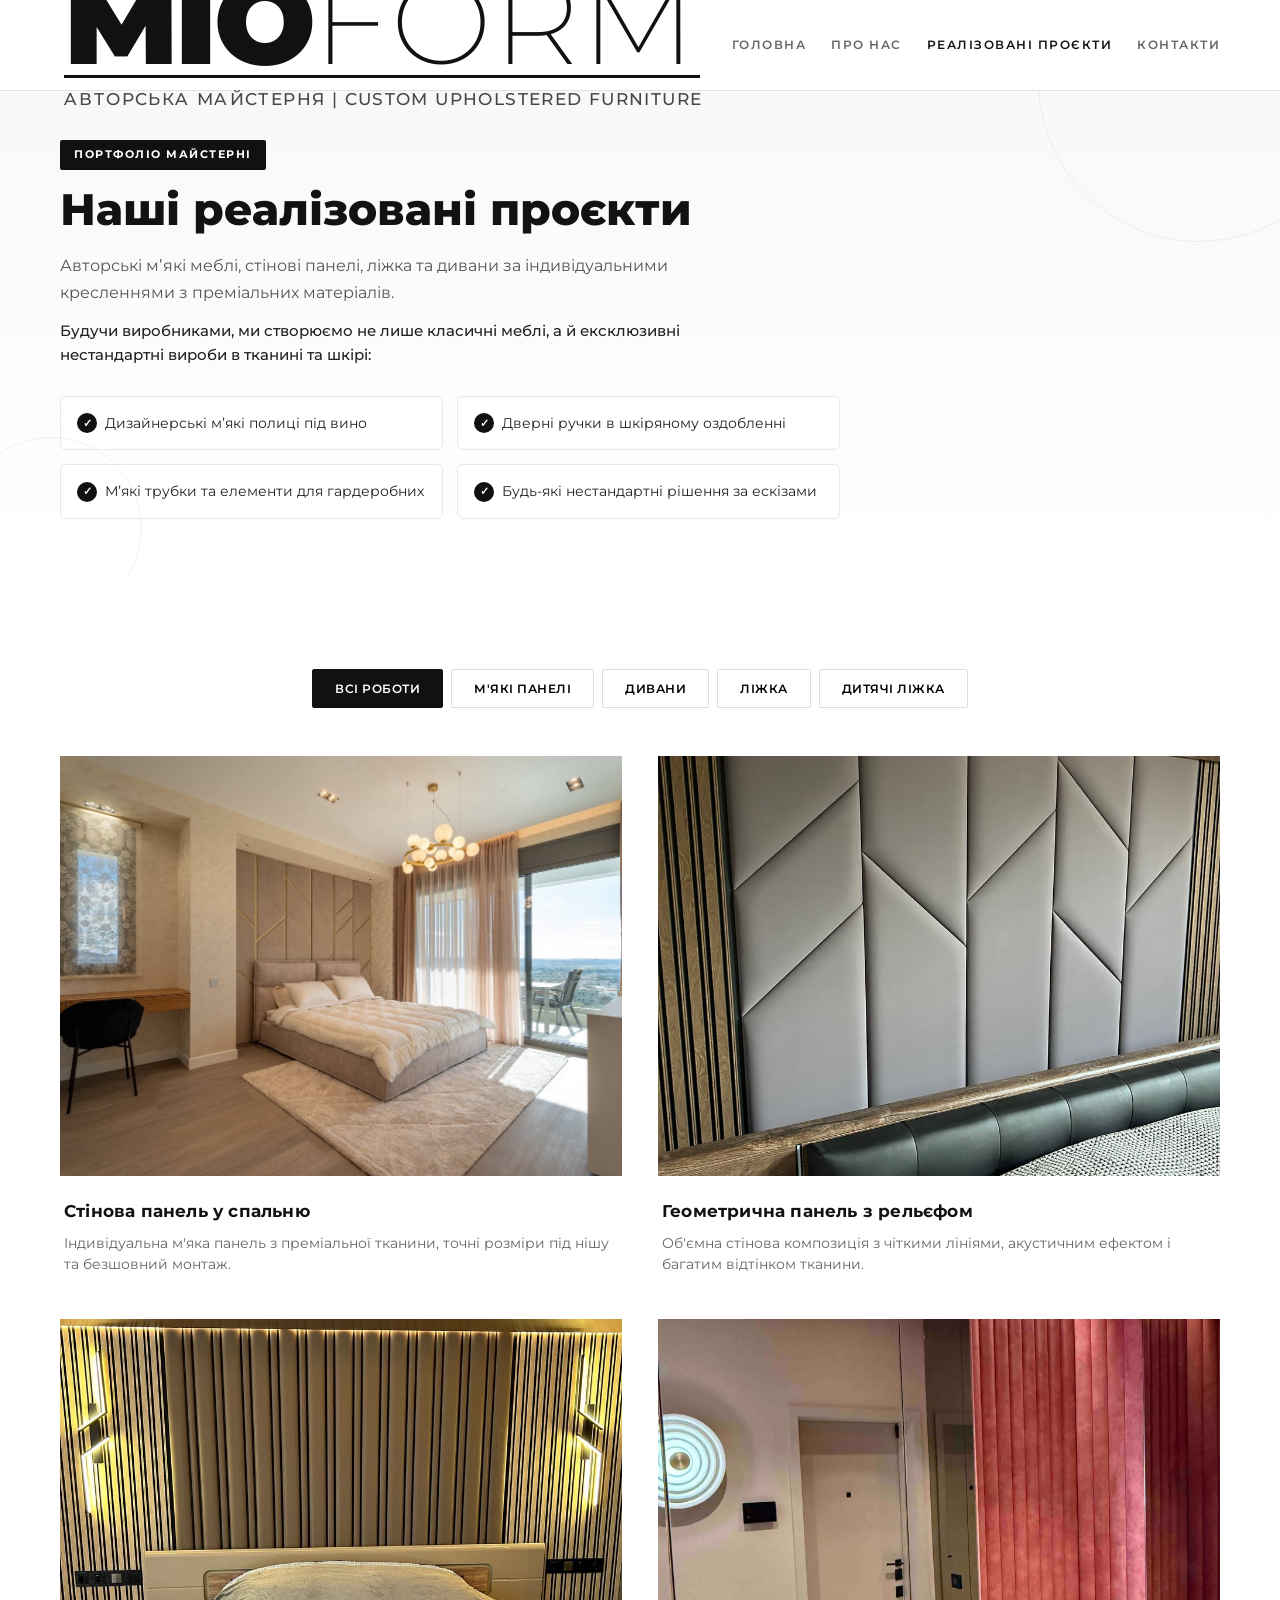
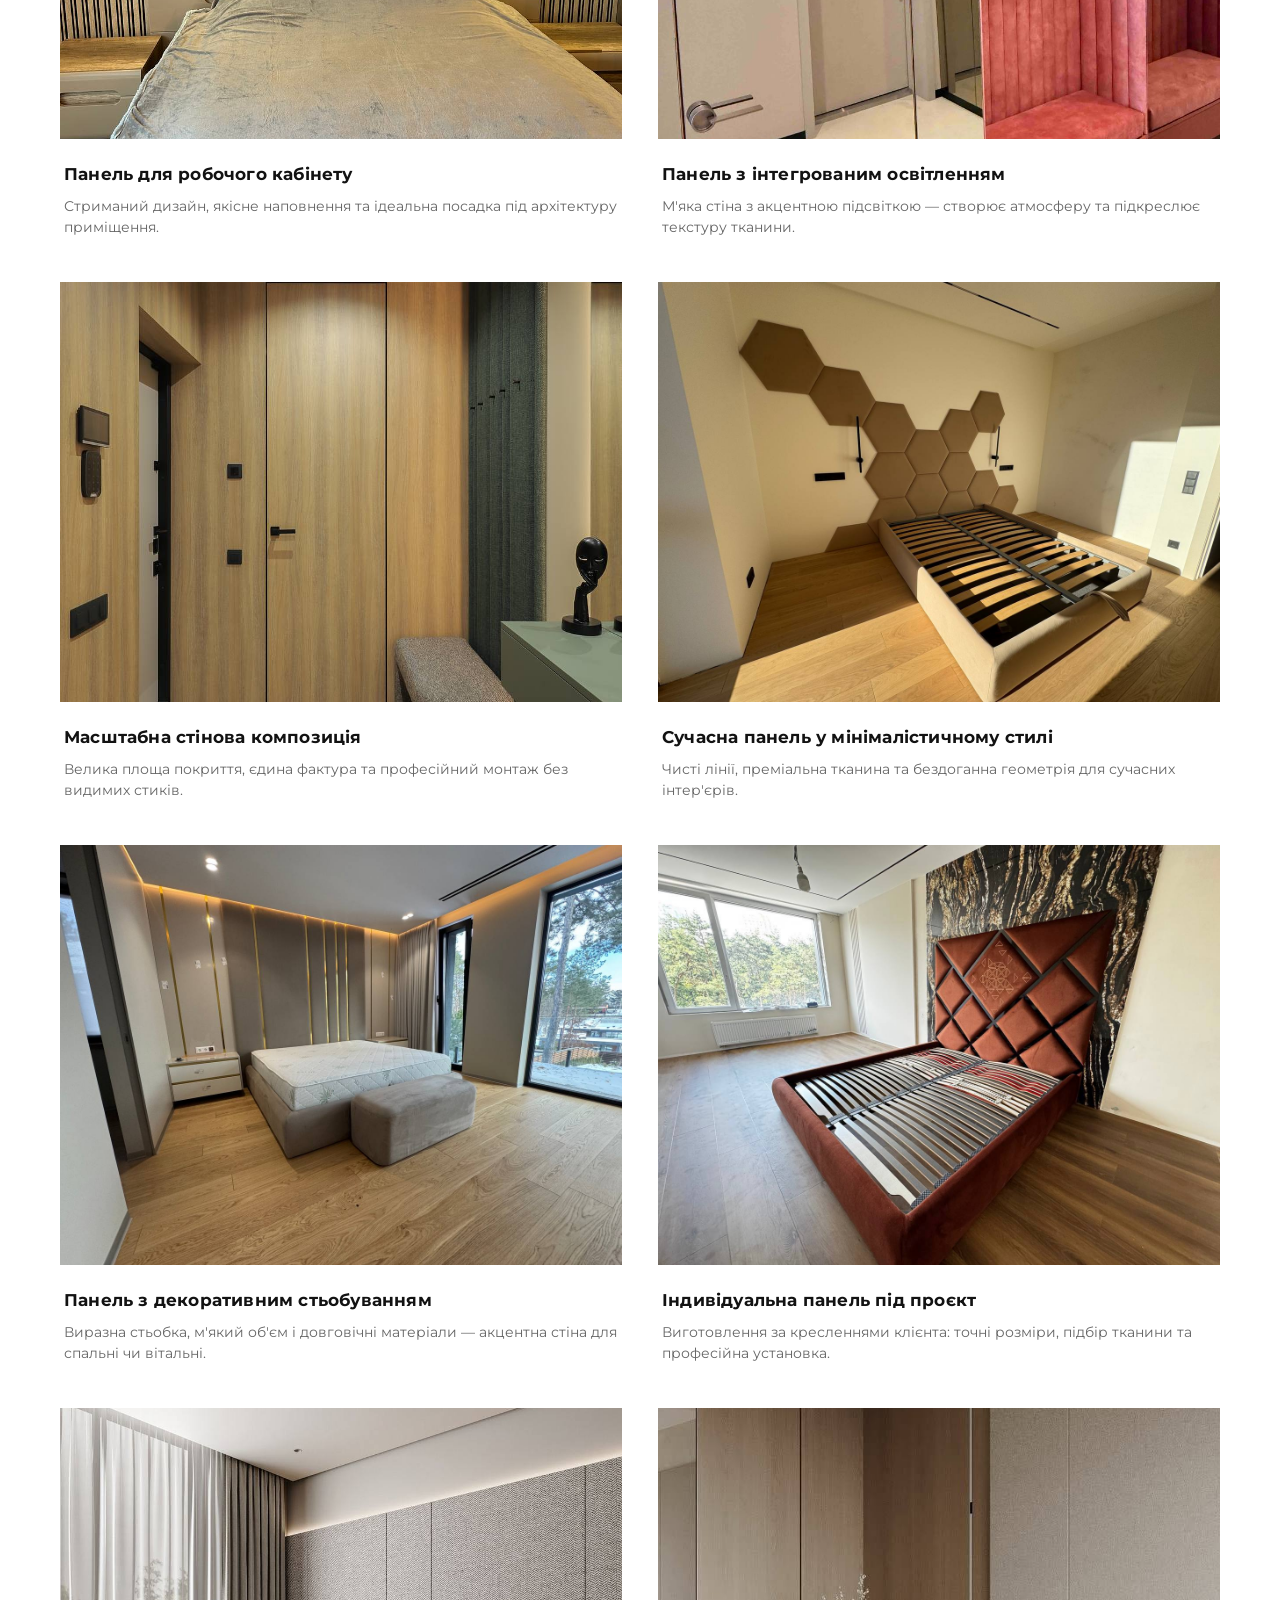
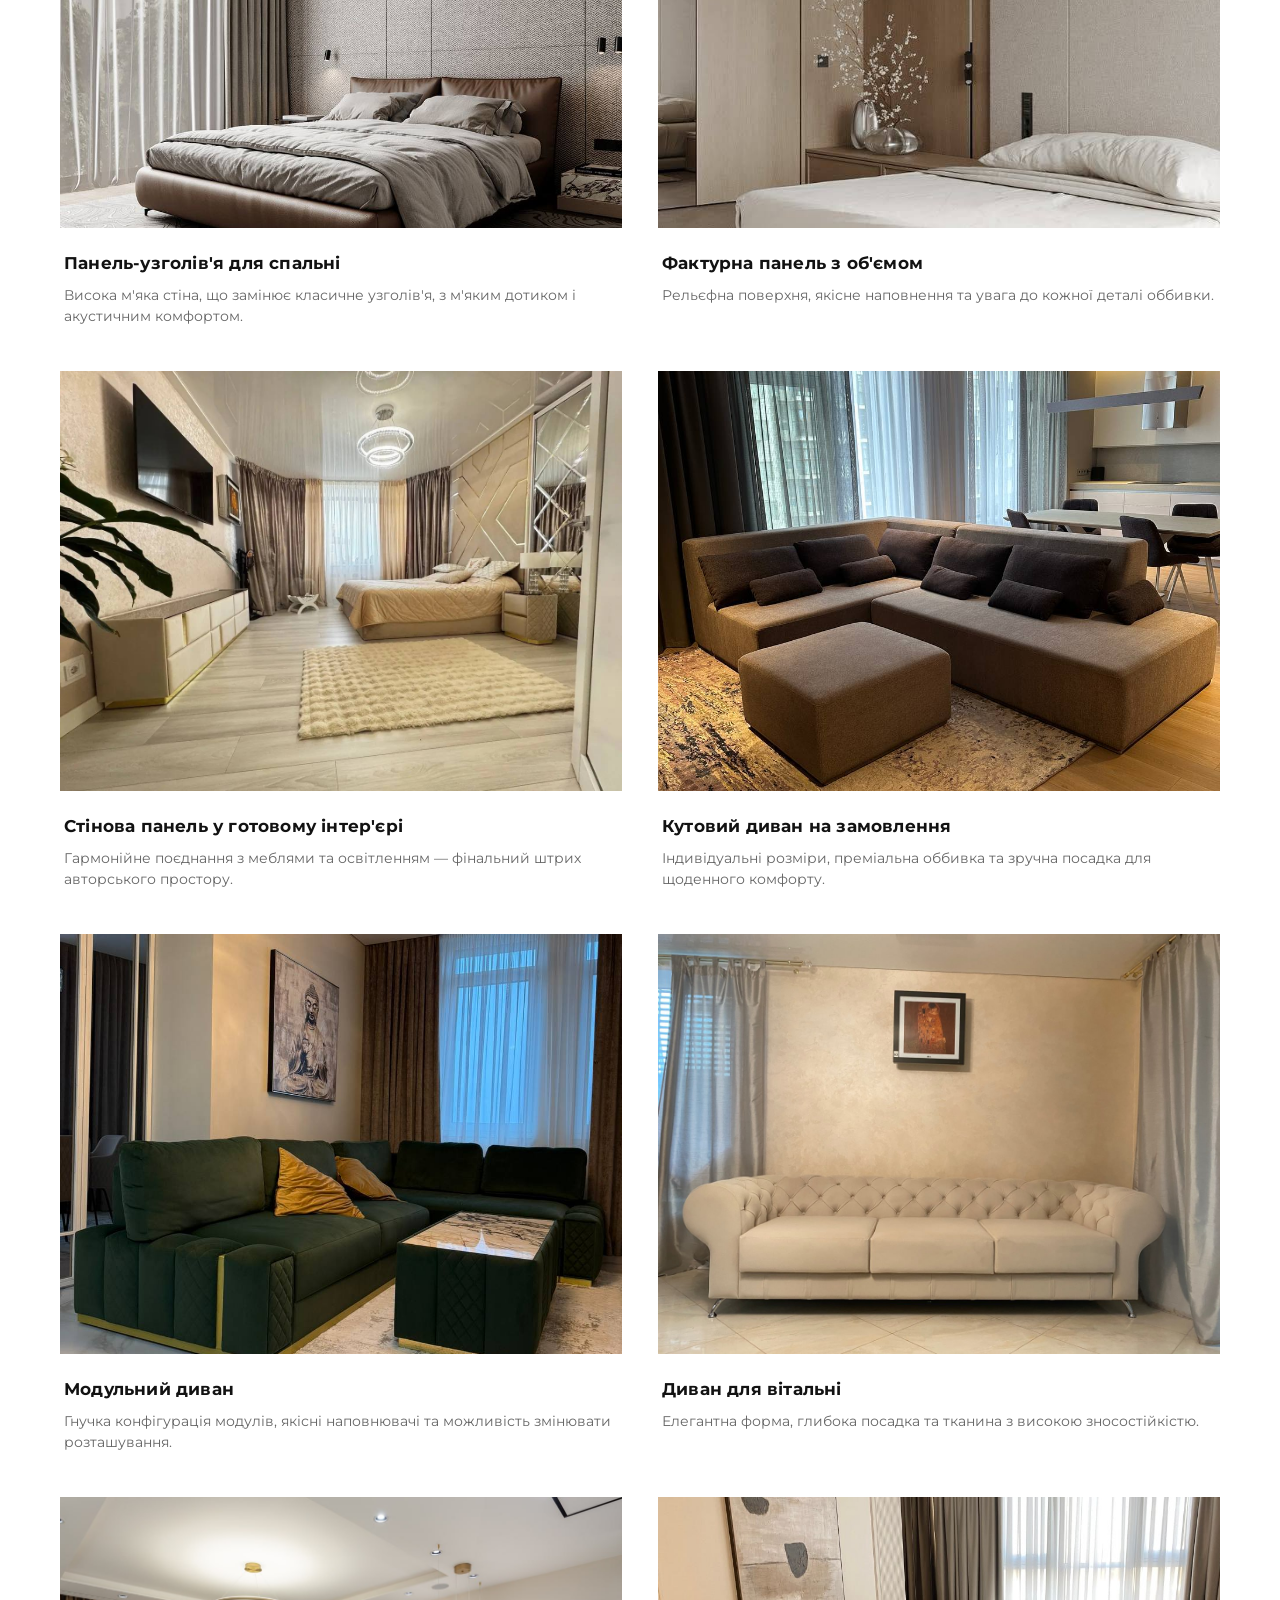
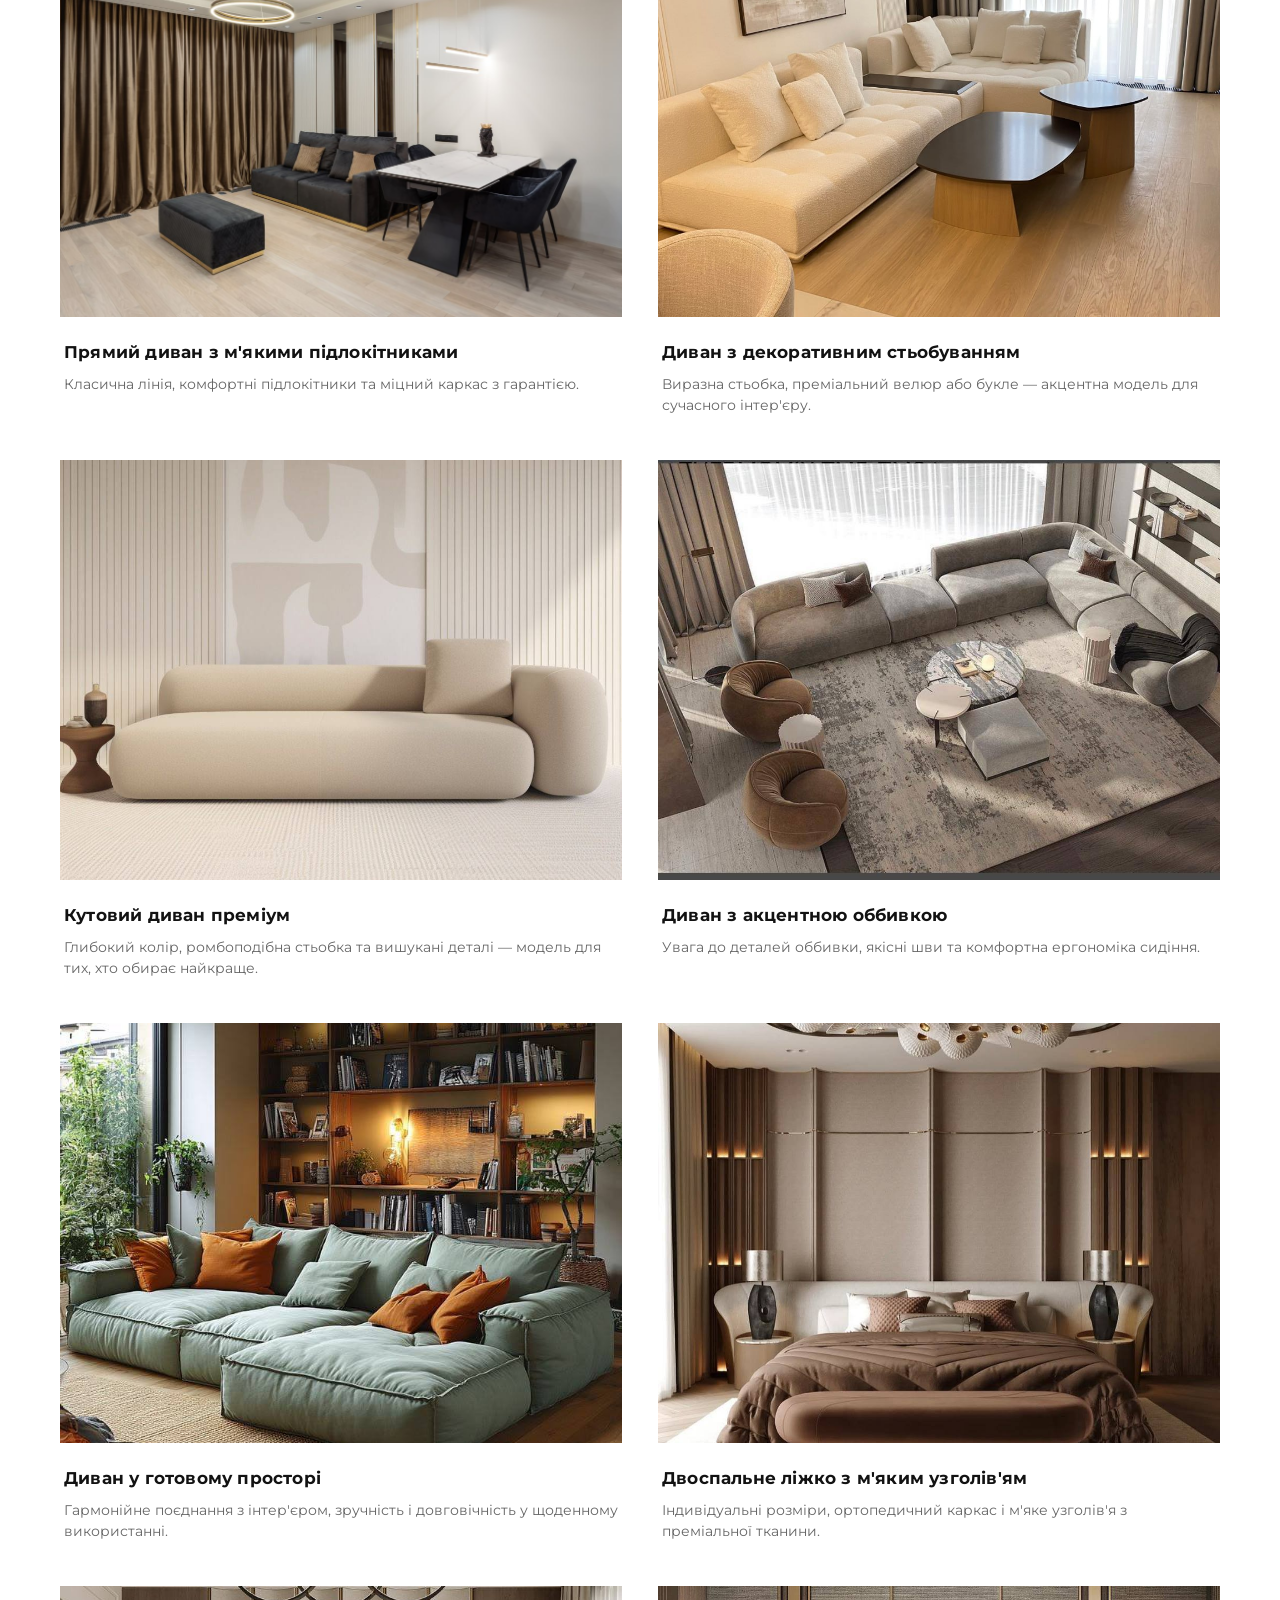
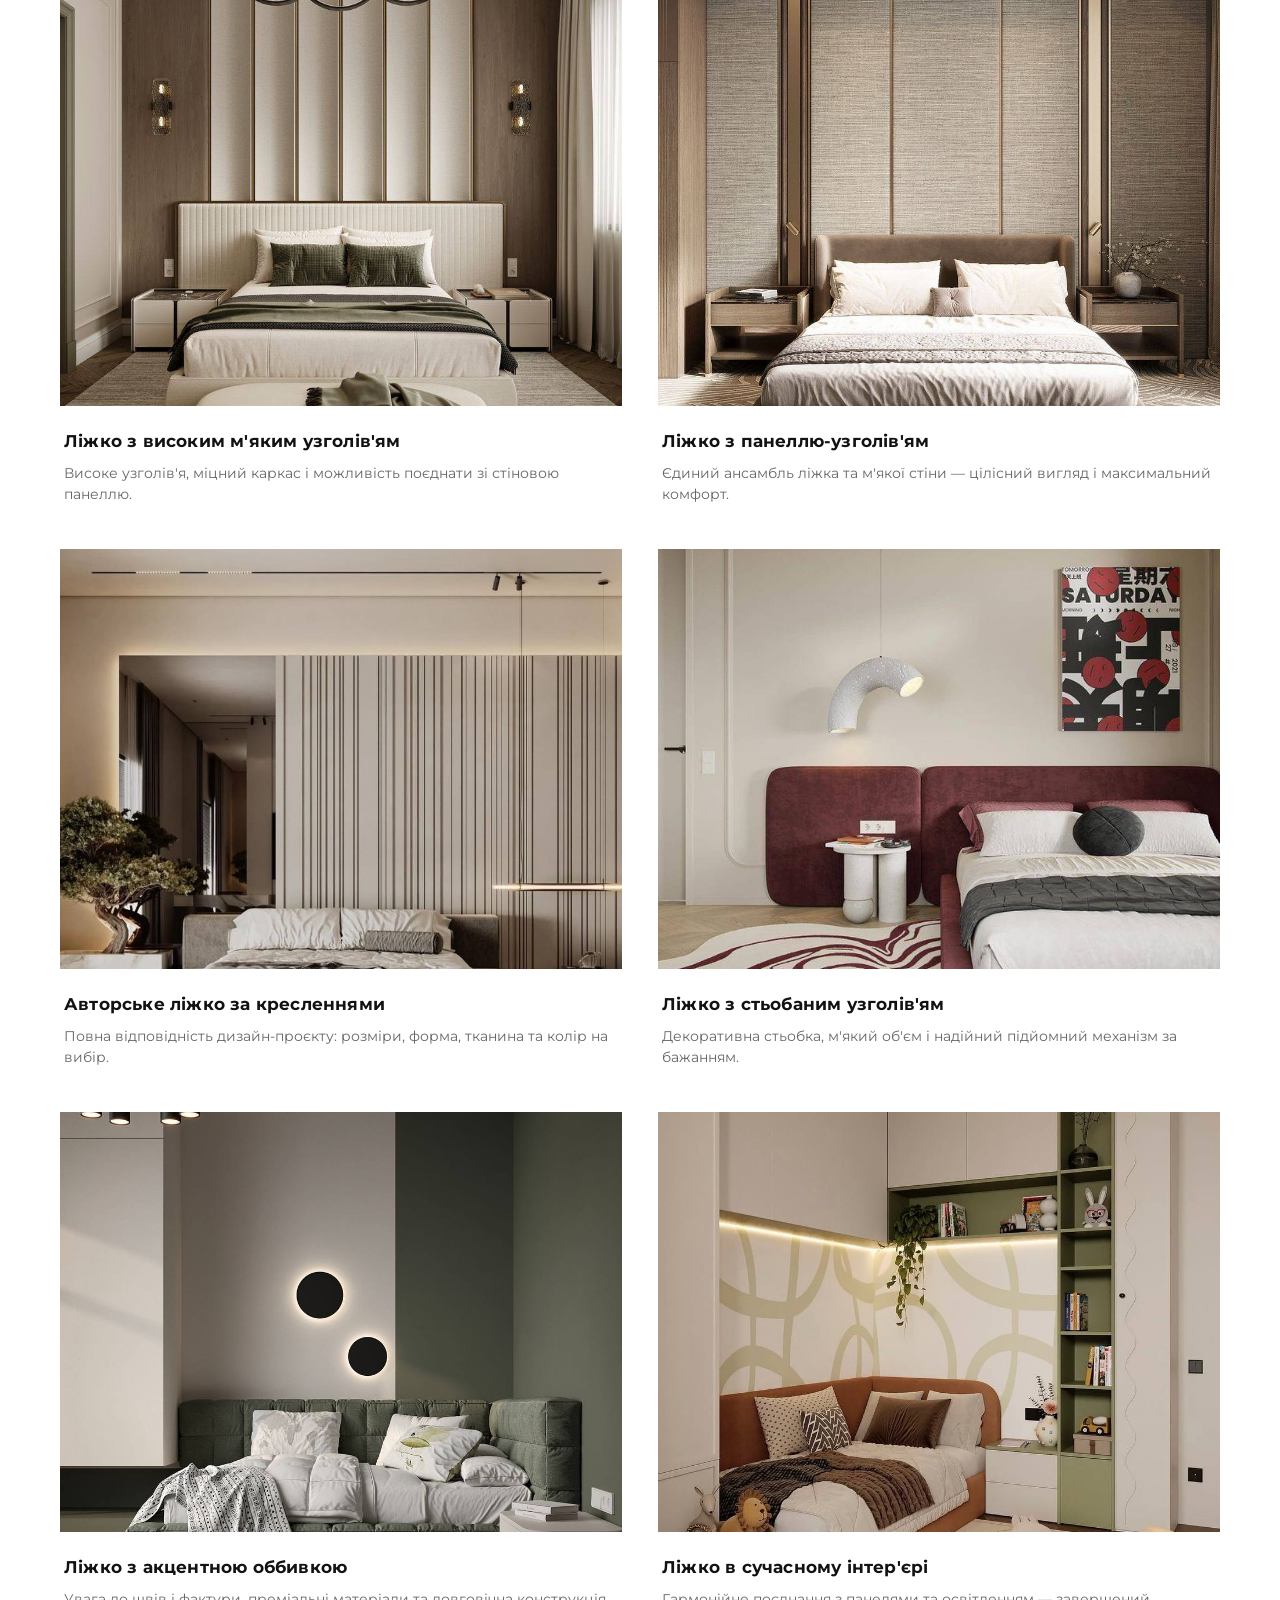
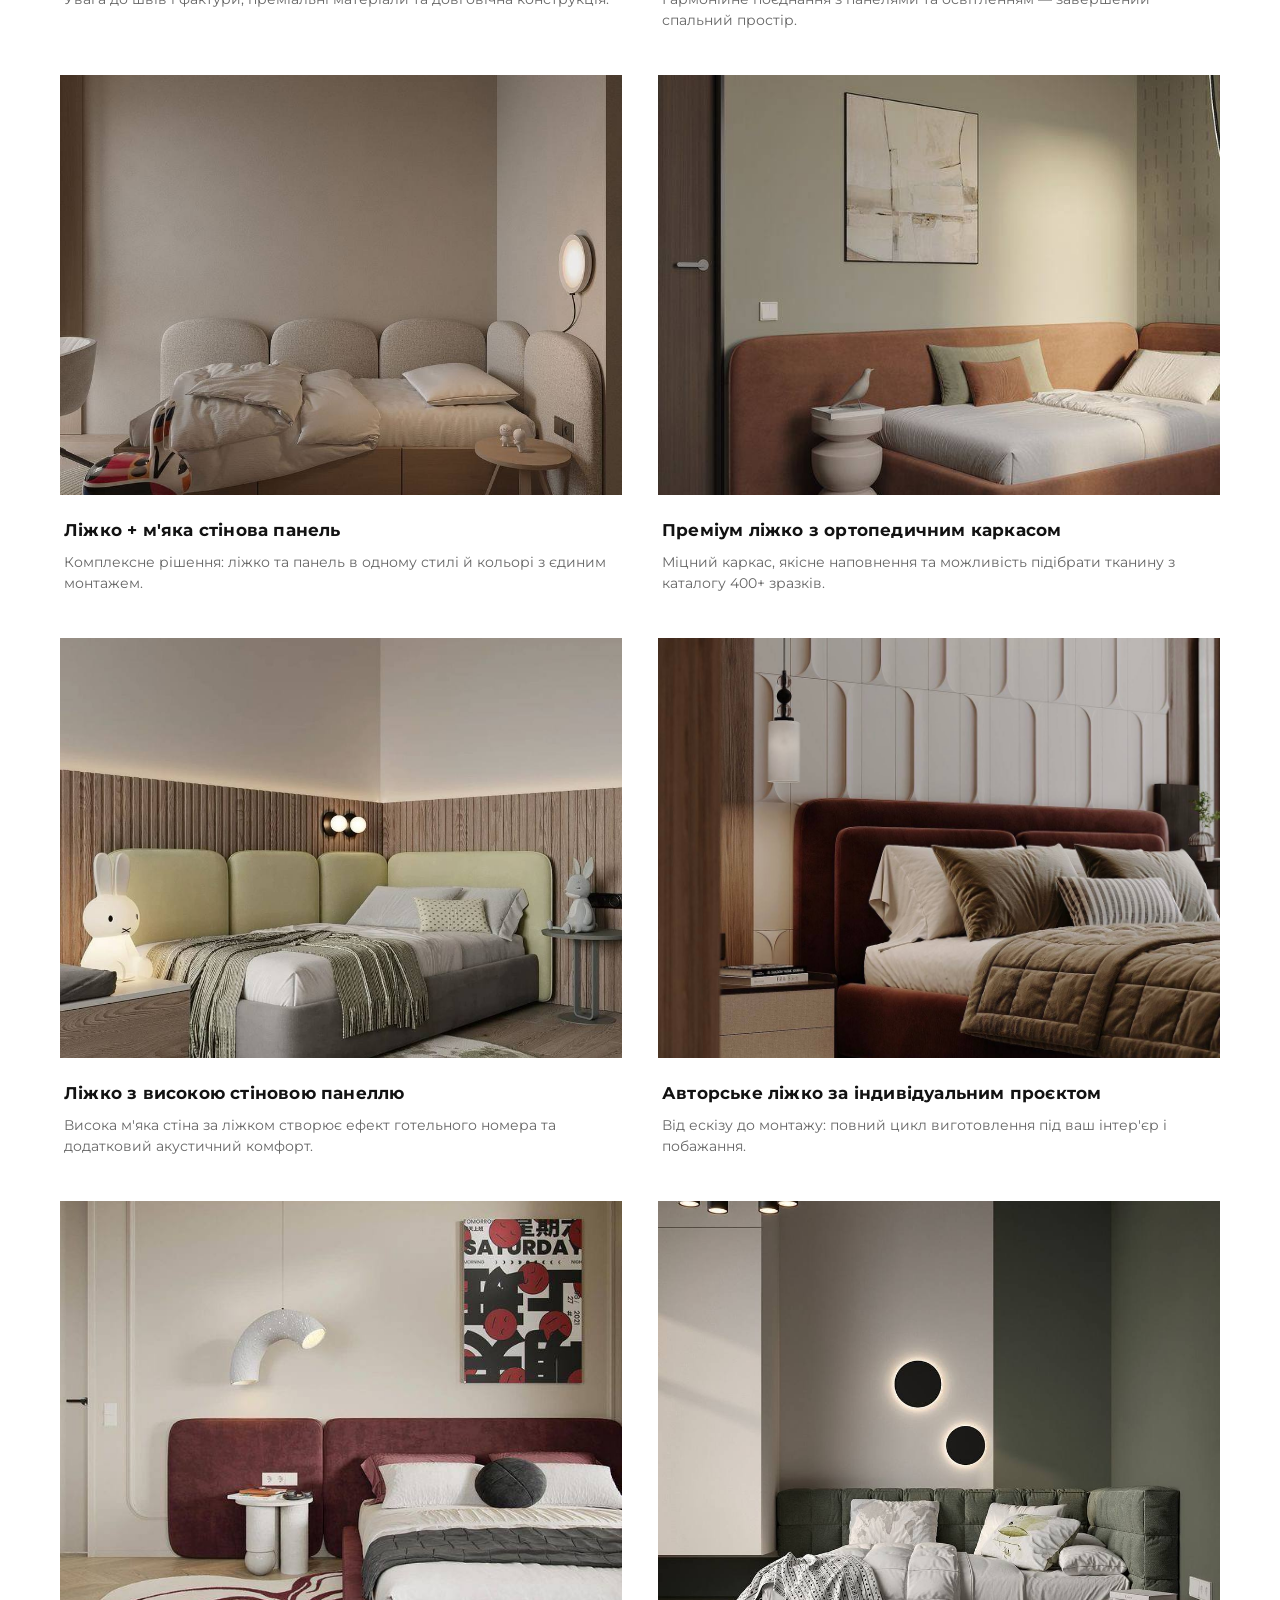
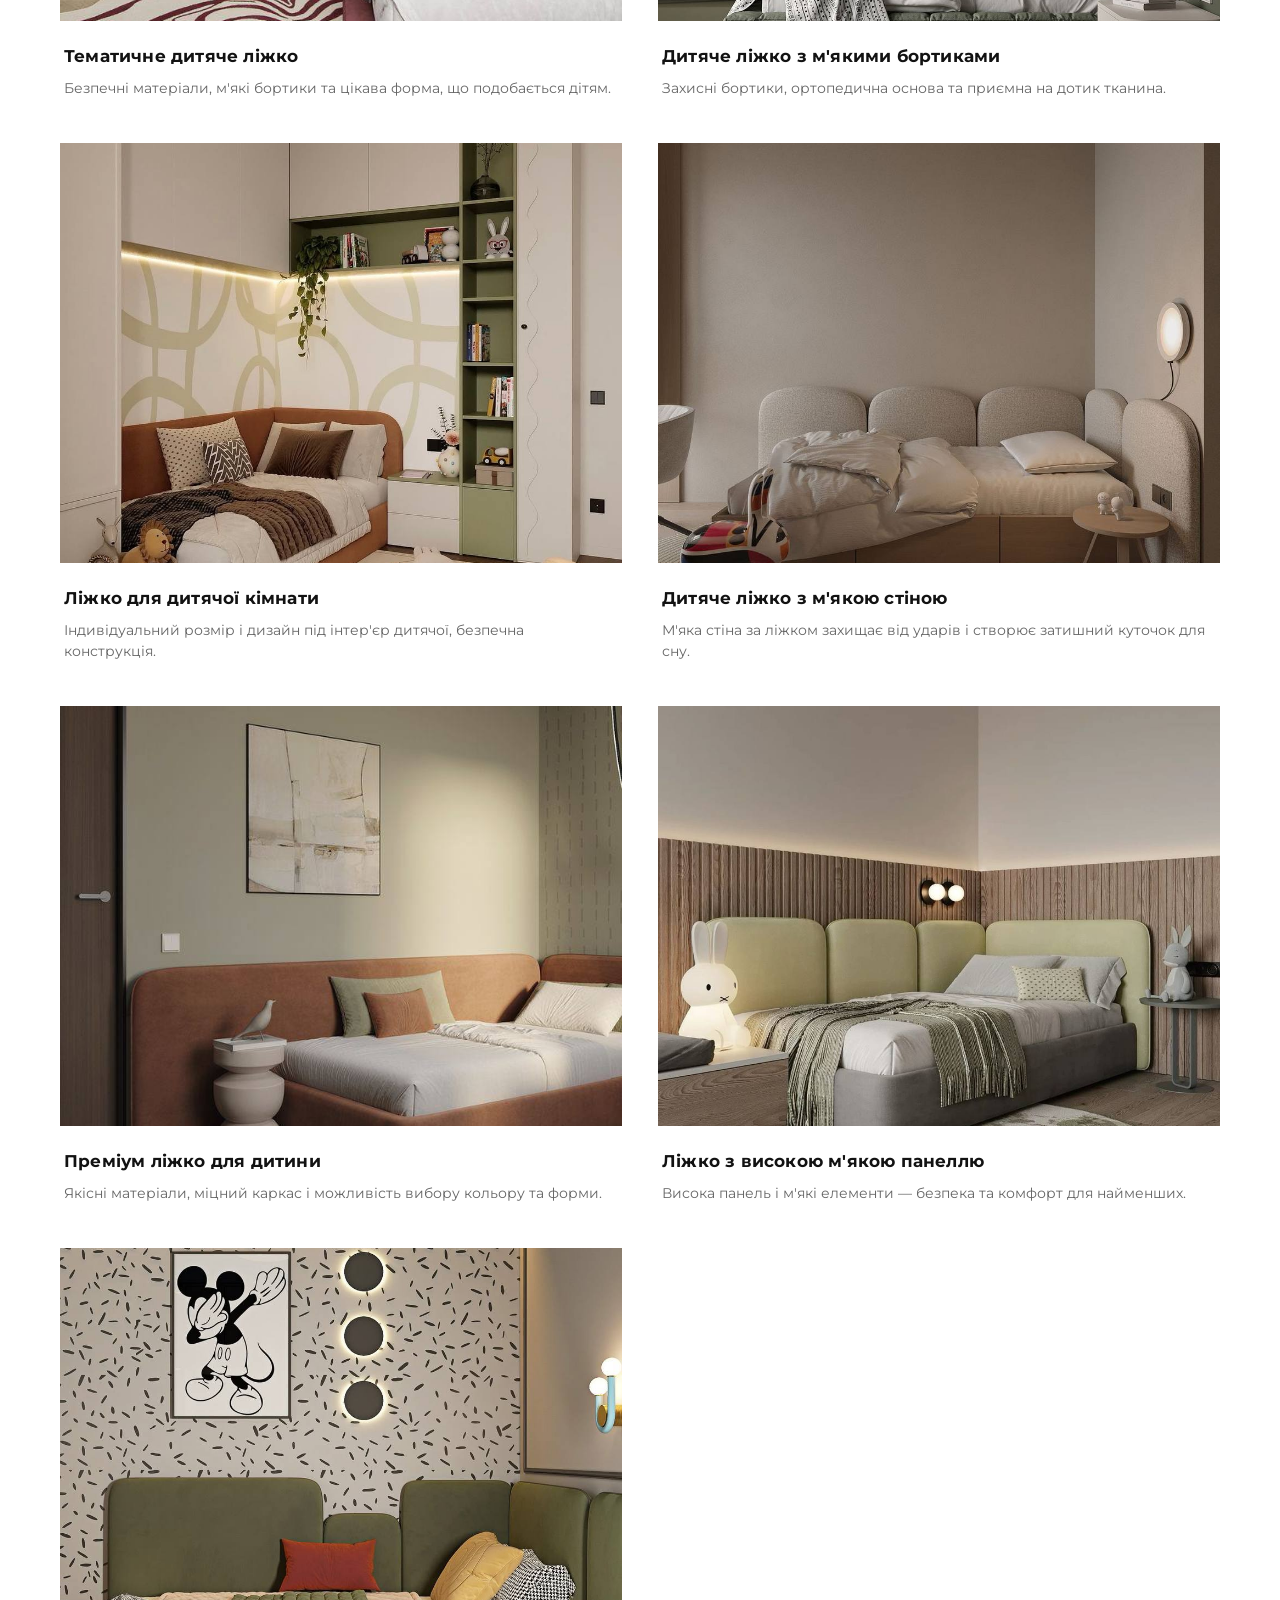
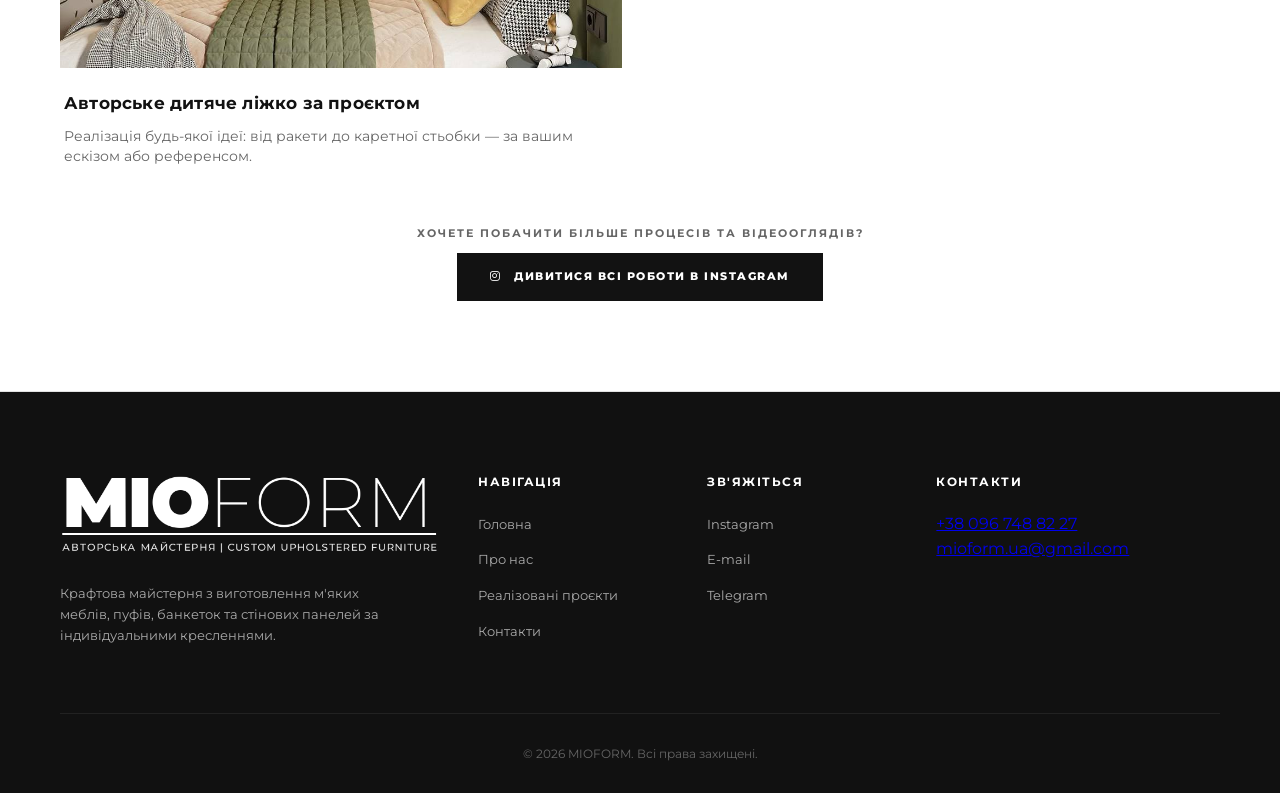
<file: projects.html>
<!DOCTYPE html>
<html lang="uk">
<head>
    <meta charset="UTF-8">
    <meta name="viewport" content="width=device-width, initial-scale=1.0">
    <title>Реалізовані проєкти — MIOFORM</title>
    <link href="https://fonts.googleapis.com/css2?family=Montserrat:wght@300;400;600;700;800;900&display=swap" rel="stylesheet">
    <link rel="stylesheet" href="https://cdnjs.cloudflare.com/ajax/libs/font-awesome/6.4.0/css/all.min.css">
    <link rel="stylesheet" href="style.css">
    <style>
        .projects-hero {
            padding: 140px 0 60px;
            background: linear-gradient(180deg, #f7f7f7 0%, #ffffff 100%);
            position: relative;
            overflow: hidden;
        }
        .projects-hero::before {
            content: "";
            position: absolute;
            top: -80px;
            right: -80px;
            width: 320px;
            height: 320px;
            border: 1px solid rgba(0,0,0,0.06);
            border-radius: 50%;
            pointer-events: none;
        }
        .projects-hero::after {
            content: "";
            position: absolute;
            bottom: -40px;
            left: -40px;
            width: 180px;
            height: 180px;
            border: 1px solid rgba(0,0,0,0.05);
            border-radius: 50%;
            pointer-events: none;
        }
        .projects-hero .sub {
            display: inline-block;
            margin-bottom: 14px;
            padding: 6px 14px;
            background: #111;
            color: #fff;
            font-size: 11px;
            letter-spacing: 1.5px;
            border-radius: 2px;
        }
        .projects-hero h1 {
            font-size: clamp(28px, 4vw, 44px);
            font-weight: 800;
            margin-bottom: 18px;
            line-height: 1.15;
            max-width: 700px;
        }
        .projects-hero .lead {
            font-size: 16px;
            color: #555;
            max-width: 640px;
            line-height: 1.7;
            margin-bottom: 12px;
        }
        .projects-hero .lead-strong {
            font-size: 15px;
            color: #222;
            max-width: 640px;
            line-height: 1.65;
            margin-bottom: 28px;
            font-weight: 500;
        }
        .projects-features {
            display: grid;
            grid-template-columns: repeat(2, 1fr);
            gap: 14px;
            max-width: 780px;
            margin-top: 8px;
        }
        .projects-features li {
            list-style: none;
            font-size: 14px;
            color: #222;
            padding: 16px 18px 16px 44px;
            position: relative;
            line-height: 1.45;
            background: #fff;
            border: 1px solid #e8e8e8;
            border-radius: 6px;
            transition: transform 0.25s ease, box-shadow 0.25s ease, border-color 0.25s ease;
            cursor: default;
        }
        .projects-features li:hover {
            transform: translateY(-3px);
            box-shadow: 0 12px 28px rgba(0,0,0,0.08);
            border-color: #111;
        }
        .projects-features li::before {
            content: "✓";
            position: absolute;
            left: 16px;
            top: 50%;
            transform: translateY(-50%);
            width: 20px;
            height: 20px;
            background: #111;
            color: #fff;
            font-size: 11px;
            font-weight: 700;
            border-radius: 50%;
            display: flex;
            align-items: center;
            justify-content: center;
            line-height: 1;
        }
        .filter-buttons {
            display: flex;
            justify-content: center;
            gap: 8px;
            flex-wrap: wrap;
            margin-bottom: 48px;
        }
        .filter-btn {
            background: transparent;
            border: 1px solid #ddd;
            padding: 11px 22px;
            font-family: inherit;
            font-size: 12px;
            font-weight: 600;
            letter-spacing: 0.5px;
            text-transform: uppercase;
            cursor: pointer;
            transition: all 0.25s ease;
            border-radius: 2px;
        }
        .filter-btn.active, .filter-btn:hover {
            background: #111;
            color: #fff;
            border-color: #111;
        }
        .portfolio-grid {
            display: grid;
            grid-template-columns: repeat(2, 1fr);
            gap: 36px;
        }
        .portfolio-card {
            background: #fff;
            overflow: hidden;
            transition: transform 0.35s ease, box-shadow 0.35s ease;
            opacity: 1;
            border: none;
        }
        .portfolio-card.hide {
            display: none;
            opacity: 0;
        }
        .portfolio-card:hover {
            transform: translateY(-6px);
            box-shadow: 0 20px 50px rgba(0,0,0,0.1);
        }
        .portfolio-img-wrap {
            position: relative;
            overflow: hidden;
            background: #f0f0f0;
        }
        .portfolio-img {
            width: 100%;
            height: 420px;
            object-fit: cover;
            display: block;
            transition: transform 0.5s ease;
        }
        .portfolio-card:hover .portfolio-img {
            transform: scale(1.04);
        }
        .portfolio-body {
            padding: 22px 4px 8px;
        }
        .portfolio-title {
            font-size: 17px;
            font-weight: 700;
            margin-bottom: 8px;
            letter-spacing: 0.2px;
        }
        .portfolio-desc {
            font-size: 13.5px;
            color: #666;
            line-height: 1.55;
        }
        @media (max-width: 900px) {
            .portfolio-grid {
                grid-template-columns: 1fr;
                gap: 24px;
            }
            .portfolio-img {
                height: 280px;
            }
            .projects-features {
                grid-template-columns: 1fr;
            }
            .projects-hero {
                padding: 110px 0 36px;
            }
            .projects-hero h1 {
                font-size: 24px;
            }
            .projects-hero .lead {
                font-size: 14px;
                margin-bottom: 16px;
            }
            .filter-buttons {
                gap: 6px;
                margin-bottom: 28px;
            }
            .filter-btn {
                padding: 9px 14px;
                font-size: 11px;
            }
            .portfolio-body {
                padding: 16px 2px 4px;
            }
        }
        @media (max-width: 480px) {
            .portfolio-img {
                height: 220px;
            }
        }
    </style>
</head>
<body>

    <!-- Header -->
    <header class="header">
        <div class="container header-container">
            <a href="index.html" class="logo logo-brand"><img src="images/logo.png" alt="MIOFORM" class="logo-img"></a>
            <button class="mobile-btn" onclick="toggleNav()">☰</button>
            <nav class="nav" id="nav">
                <a href="index.html">Головна</a>
                <a href="about.html">Про нас</a>
                <a href="projects.html" class="active">Реалізовані проєкти</a>
                <a href="contacts.html">Контакти</a>
            </nav>
        </div>
    </header>

    <!-- Hero -->
    <section class="projects-hero">
        <div class="container">
            <span class="sub">Портфоліо майстерні</span>
            <h1>Наші реалізовані проєкти</h1>
            <p class="lead">Авторські мʼякі меблі, стінові панелі, ліжка та дивани за індивідуальними кресленнями з преміальних матеріалів.</p>
            <p class="lead-strong">Будучи виробниками, ми створюємо не лише класичні меблі, а й ексклюзивні нестандартні вироби в тканині та шкірі:</p>
            <ul class="projects-features">
                <li>Дизайнерські мʼякі полиці під вино</li>
                <li>Дверні ручки в шкіряному оздобленні</li>
                <li>Мʼякі трубки та елементи для гардеробних</li>
                <li>Будь-які нестандартні рішення за ескізами</li>
            </ul>
        </div>
    </section>

    <!-- Галерея проєктів -->
    <section class="section">
        <div class="container">
            
            <!-- Кнопки фільтрації -->
            <div class="filter-buttons">
                <button class="filter-btn active" onclick="filterProjects(event, 'all')">Всі роботи</button>
                <button class="filter-btn" onclick="filterProjects(event, 'panels')">М'які панелі</button>
                <button class="filter-btn" onclick="filterProjects(event, 'sofas')">Дивани</button>
                <button class="filter-btn" onclick="filterProjects(event, 'beds')">Ліжка</button>
                <button class="filter-btn" onclick="filterProjects(event, 'childbeds')">Дитячі ліжка</button>
            </div>

            <!-- Сітка виробів -->
            <div class="portfolio-grid">

                <!-- ========== М'які панелі ========== -->
                <div class="portfolio-card" data-cat="panels">
                    <div class="portfolio-img-wrap"><img src="images/panels/photo_2024-02-20_09-41-58.jpg" alt="М'яка стінова панель" class="portfolio-img"></div>
                    <div class="portfolio-body">
                        <h3 class="portfolio-title">Стінова панель у спальню</h3>
                        <p class="portfolio-desc">Індивідуальна м'яка панель з преміальної тканини, точні розміри під нішу та безшовний монтаж.</p>
                    </div>
                </div>

                <div class="portfolio-card" data-cat="panels">
                    <div class="portfolio-img-wrap"><img src="images/panels/photo_2024-07-22_22-48-25.jpg" alt="Геометрична стінова панель" class="portfolio-img"></div>
                    <div class="portfolio-body">
                        <h3 class="portfolio-title">Геометрична панель з рельєфом</h3>
                        <p class="portfolio-desc">Об'ємна стінова композиція з чіткими лініями, акустичним ефектом і багатим відтінком тканини.</p>
                    </div>
                </div>

                <div class="portfolio-card" data-cat="panels">
                    <div class="portfolio-img-wrap"><img src="images/panels/photo_2024-07-22_22-48-38.jpg" alt="М'яка панель для кабінету" class="portfolio-img"></div>
                    <div class="portfolio-body">
                        <h3 class="portfolio-title">Панель для робочого кабінету</h3>
                        <p class="portfolio-desc">Стриманий дизайн, якісне наповнення та ідеальна посадка під архітектуру приміщення.</p>
                    </div>
                </div>

                <div class="portfolio-card" data-cat="panels">
                    <div class="portfolio-img-wrap"><img src="images/panels/photo_2025-07-16_13-43-57.jpg" alt="Стінова панель з підсвіткою" class="portfolio-img"></div>
                    <div class="portfolio-body">
                        <h3 class="portfolio-title">Панель з інтегрованим освітленням</h3>
                        <p class="portfolio-desc">М'яка стіна з акцентною підсвіткою — створює атмосферу та підкреслює текстуру тканини.</p>
                    </div>
                </div>

                <div class="portfolio-card" data-cat="panels">
                    <div class="portfolio-img-wrap"><img src="images/panels/photo_2025-09-03_13-25-41.jpg" alt="Велика стінова панель" class="portfolio-img"></div>
                    <div class="portfolio-body">
                        <h3 class="portfolio-title">Масштабна стінова композиція</h3>
                        <p class="portfolio-desc">Велика площа покриття, єдина фактура та професійний монтаж без видимих стиків.</p>
                    </div>
                </div>

                <div class="portfolio-card" data-cat="panels">
                    <div class="portfolio-img-wrap"><img src="images/panels/photo_2025-12-13_12-01-30.jpg" alt="М'яка панель у сучасному інтер'єрі" class="portfolio-img"></div>
                    <div class="portfolio-body">
                        <h3 class="portfolio-title">Сучасна панель у мінімалістичному стилі</h3>
                        <p class="portfolio-desc">Чисті лінії, преміальна тканина та бездоганна геометрія для сучасних інтер'єрів.</p>
                    </div>
                </div>

                <div class="portfolio-card" data-cat="panels">
                    <div class="portfolio-img-wrap"><img src="images/panels/photo_2026-01-04_12-27-52.jpg" alt="Стінова панель з стьобкою" class="portfolio-img"></div>
                    <div class="portfolio-body">
                        <h3 class="portfolio-title">Панель з декоративним стьобуванням</h3>
                        <p class="portfolio-desc">Виразна стьобка, м'який об'єм і довговічні матеріали — акцентна стіна для спальні чи вітальні.</p>
                    </div>
                </div>

                <div class="portfolio-card" data-cat="panels">
                    <div class="portfolio-img-wrap"><img src="images/panels/photo_2026-08-12_20-21-13.jpg" alt="М'яка стінова панель" class="portfolio-img"></div>
                    <div class="portfolio-body">
                        <h3 class="portfolio-title">Індивідуальна панель під проєкт</h3>
                        <p class="portfolio-desc">Виготовлення за кресленнями клієнта: точні розміри, підбір тканини та професійна установка.</p>
                    </div>
                </div>

                <div class="portfolio-card" data-cat="panels">
                    <div class="portfolio-img-wrap"><img src="images/panels/photo_2026-08-12_20-47-20.jpg" alt="Стінова панель у спальні" class="portfolio-img"></div>
                    <div class="portfolio-body">
                        <h3 class="portfolio-title">Панель-узголів'я для спальні</h3>
                        <p class="portfolio-desc">Висока м'яка стіна, що замінює класичне узголів'я, з м'яким дотиком і акустичним комфортом.</p>
                    </div>
                </div>

                <div class="portfolio-card" data-cat="panels">
                    <div class="portfolio-img-wrap"><img src="images/panels/photo_2026-08-12_20-47-23.jpg" alt="Деталь стінової панелі" class="portfolio-img"></div>
                    <div class="portfolio-body">
                        <h3 class="portfolio-title">Фактурна панель з об'ємом</h3>
                        <p class="portfolio-desc">Рельєфна поверхня, якісне наповнення та увага до кожної деталі оббивки.</p>
                    </div>
                </div>

                <div class="portfolio-card" data-cat="panels">
                    <div class="portfolio-img-wrap"><img src="images/panels/photo_2026-08-12_20-52-36.jpg" alt="М'яка панель в інтер'єрі" class="portfolio-img"></div>
                    <div class="portfolio-body">
                        <h3 class="portfolio-title">Стінова панель у готовому інтер'єрі</h3>
                        <p class="portfolio-desc">Гармонійне поєднання з меблями та освітленням — фінальний штрих авторського простору.</p>
                    </div>
                </div>

                <!-- ========== Дивани ========== -->
                <div class="portfolio-card" data-cat="sofas">
                    <div class="portfolio-img-wrap"><img src="images/sofas/photo_2024-07-05_15-26-43.jpg" alt="Кутовий диван" class="portfolio-img"></div>
                    <div class="portfolio-body">
                        <h3 class="portfolio-title">Кутовий диван на замовлення</h3>
                        <p class="portfolio-desc">Індивідуальні розміри, преміальна оббивка та зручна посадка для щоденного комфорту.</p>
                    </div>
                </div>

                <div class="portfolio-card" data-cat="sofas">
                    <div class="portfolio-img-wrap"><img src="images/sofas/photo_2025-12-05_12-41-55.jpg" alt="Модульний диван" class="portfolio-img"></div>
                    <div class="portfolio-body">
                        <h3 class="portfolio-title">Модульний диван</h3>
                        <p class="portfolio-desc">Гнучка конфігурація модулів, якісні наповнювачі та можливість змінювати розташування.</p>
                    </div>
                </div>

                <div class="portfolio-card" data-cat="sofas">
                    <div class="portfolio-img-wrap"><img src="images/sofas/photo_2026-08-12_20-37-26.jpg" alt="Диван у вітальню" class="portfolio-img"></div>
                    <div class="portfolio-body">
                        <h3 class="portfolio-title">Диван для вітальні</h3>
                        <p class="portfolio-desc">Елегантна форма, глибока посадка та тканина з високою зносостійкістю.</p>
                    </div>
                </div>

                <div class="portfolio-card" data-cat="sofas">
                    <div class="portfolio-img-wrap"><img src="images/sofas/photo_2026-08-12_20-39-17.jpg" alt="Прямий диван" class="portfolio-img"></div>
                    <div class="portfolio-body">
                        <h3 class="portfolio-title">Прямий диван з м'якими підлокітниками</h3>
                        <p class="portfolio-desc">Класична лінія, комфортні підлокітники та міцний каркас з гарантією.</p>
                    </div>
                </div>

                <div class="portfolio-card" data-cat="sofas">
                    <div class="portfolio-img-wrap"><img src="images/sofas/photo_2026-08-12_20-40-40.jpg" alt="Диван з стьобкою" class="portfolio-img"></div>
                    <div class="portfolio-body">
                        <h3 class="portfolio-title">Диван з декоративним стьобуванням</h3>
                        <p class="portfolio-desc">Виразна стьобка, преміальний велюр або букле — акцентна модель для сучасного інтер'єру.</p>
                    </div>
                </div>

                <div class="portfolio-card" data-cat="sofas">
                    <div class="portfolio-img-wrap"><img src="images/sofas/photo_2026-08-12_20-57-46.jpg" alt="Кутовий диван Luxe" class="portfolio-img"></div>
                    <div class="portfolio-body">
                        <h3 class="portfolio-title">Кутовий диван преміум</h3>
                        <p class="portfolio-desc">Глибокий колір, ромбоподібна стьобка та вишукані деталі — модель для тих, хто обирає найкраще.</p>
                    </div>
                </div>

                <div class="portfolio-card" data-cat="sofas">
                    <div class="portfolio-img-wrap"><img src="images/sofas/photo_2026-08-12_20-57-46_2.jpg" alt="Деталь дивана" class="portfolio-img"></div>
                    <div class="portfolio-body">
                        <h3 class="portfolio-title">Диван з акцентною оббивкою</h3>
                        <p class="portfolio-desc">Увага до деталей оббивки, якісні шви та комфортна ергономіка сидіння.</p>
                    </div>
                </div>

                <div class="portfolio-card" data-cat="sofas">
                    <div class="portfolio-img-wrap"><img src="images/sofas/photo_2026-08-12_20-57-46_3.jpg" alt="Диван у інтер'єрі" class="portfolio-img"></div>
                    <div class="portfolio-body">
                        <h3 class="portfolio-title">Диван у готовому просторі</h3>
                        <p class="portfolio-desc">Гармонійне поєднання з інтер'єром, зручність і довговічність у щоденному використанні.</p>
                    </div>
                </div>

                <!-- ========== Ліжка ========== -->
                <div class="portfolio-card" data-cat="beds">
                    <div class="portfolio-img-wrap"><img src="images/beds/photo_2026-08-12_17-13-47.jpg" alt="Двоспальне ліжко" class="portfolio-img"></div>
                    <div class="portfolio-body">
                        <h3 class="portfolio-title">Двоспальне ліжко з м'яким узголів'ям</h3>
                        <p class="portfolio-desc">Індивідуальні розміри, ортопедичний каркас і м'яке узголів'я з преміальної тканини.</p>
                    </div>
                </div>

                <div class="portfolio-card" data-cat="beds">
                    <div class="portfolio-img-wrap"><img src="images/beds/photo_2026-08-12_17-13-48.jpg" alt="Ліжко з високим узголів'ям" class="portfolio-img"></div>
                    <div class="portfolio-body">
                        <h3 class="portfolio-title">Ліжко з високим м'яким узголів'ям</h3>
                        <p class="portfolio-desc">Високе узголів'я, міцний каркас і можливість поєднати зі стіновою панеллю.</p>
                    </div>
                </div>

                <div class="portfolio-card" data-cat="beds">
                    <div class="portfolio-img-wrap"><img src="images/beds/photo_2026-08-12_20-47-24.jpg" alt="Спальне ліжко" class="portfolio-img"></div>
                    <div class="portfolio-body">
                        <h3 class="portfolio-title">Ліжко з панеллю-узголів'ям</h3>
                        <p class="portfolio-desc">Єдиний ансамбль ліжка та м'якої стіни — цілісний вигляд і максимальний комфорт.</p>
                    </div>
                </div>

                <div class="portfolio-card" data-cat="beds">
                    <div class="portfolio-img-wrap"><img src="images/beds/photo_2026-08-12_20-56-01.jpg" alt="Ліжко на замовлення" class="portfolio-img"></div>
                    <div class="portfolio-body">
                        <h3 class="portfolio-title">Авторське ліжко за кресленнями</h3>
                        <p class="portfolio-desc">Повна відповідність дизайн-проєкту: розміри, форма, тканина та колір на вибір.</p>
                    </div>
                </div>

                <div class="portfolio-card" data-cat="beds">
                    <div class="portfolio-img-wrap"><img src="images/beds/photo_2026-08-12_20-56-02.jpg" alt="Ліжко з стьобаним узголів'ям" class="portfolio-img"></div>
                    <div class="portfolio-body">
                        <h3 class="portfolio-title">Ліжко з стьобаним узголів'ям</h3>
                        <p class="portfolio-desc">Декоративна стьобка, м'який об'єм і надійний підйомний механізм за бажанням.</p>
                    </div>
                </div>

                <div class="portfolio-card" data-cat="beds">
                    <div class="portfolio-img-wrap"><img src="images/beds/photo_2026-08-12_20-56-02_2.jpg" alt="Деталь узголів'я ліжка" class="portfolio-img"></div>
                    <div class="portfolio-body">
                        <h3 class="portfolio-title">Ліжко з акцентною оббивкою</h3>
                        <p class="portfolio-desc">Увага до швів і фактури, преміальні матеріали та довговічна конструкція.</p>
                    </div>
                </div>

                <div class="portfolio-card" data-cat="beds">
                    <div class="portfolio-img-wrap"><img src="images/beds/photo_2026-08-12_20-56-04.jpg" alt="Спальне ліжко в інтер'єрі" class="portfolio-img"></div>
                    <div class="portfolio-body">
                        <h3 class="portfolio-title">Ліжко в сучасному інтер'єрі</h3>
                        <p class="portfolio-desc">Гармонійне поєднання з панелями та освітленням — завершений спальний простір.</p>
                    </div>
                </div>

                <div class="portfolio-card" data-cat="beds">
                    <div class="portfolio-img-wrap"><img src="images/beds/photo_2026-08-12_20-56-05.jpg" alt="Ліжко з м'якою стіною" class="portfolio-img"></div>
                    <div class="portfolio-body">
                        <h3 class="portfolio-title">Ліжко + м'яка стінова панель</h3>
                        <p class="portfolio-desc">Комплексне рішення: ліжко та панель в одному стилі й кольорі з єдиним монтажем.</p>
                    </div>
                </div>

                <div class="portfolio-card" data-cat="beds">
                    <div class="portfolio-img-wrap"><img src="images/beds/photo_2026-08-12_20-56-07.jpg" alt="Двоспальне ліжко преміум" class="portfolio-img"></div>
                    <div class="portfolio-body">
                        <h3 class="portfolio-title">Преміум ліжко з ортопедичним каркасом</h3>
                        <p class="portfolio-desc">Міцний каркас, якісне наповнення та можливість підібрати тканину з каталогу 400+ зразків.</p>
                    </div>
                </div>

                <div class="portfolio-card" data-cat="beds">
                    <div class="portfolio-img-wrap"><img src="images/beds/photo_2026-08-12_20-56-08.jpg" alt="Ліжко з високою панеллю" class="portfolio-img"></div>
                    <div class="portfolio-body">
                        <h3 class="portfolio-title">Ліжко з високою стіновою панеллю</h3>
                        <p class="portfolio-desc">Висока м'яка стіна за ліжком створює ефект готельного номера та додатковий акустичний комфорт.</p>
                    </div>
                </div>

                <div class="portfolio-card" data-cat="beds">
                    <div class="portfolio-img-wrap"><img src="images/beds/photo_2026-08-12_20-56-15.jpg" alt="Авторське ліжко" class="portfolio-img"></div>
                    <div class="portfolio-body">
                        <h3 class="portfolio-title">Авторське ліжко за індивідуальним проєктом</h3>
                        <p class="portfolio-desc">Від ескізу до монтажу: повний цикл виготовлення під ваш інтер'єр і побажання.</p>
                    </div>
                </div>

                <!-- ========== Дитячі ліжка ========== -->
                <div class="portfolio-card" data-cat="childbeds">
                    <div class="portfolio-img-wrap"><img src="images/childbeds/photo_2026-08-12_20-56-02.jpg" alt="Дитяче ліжко" class="portfolio-img"></div>
                    <div class="portfolio-body">
                        <h3 class="portfolio-title">Тематичне дитяче ліжко</h3>
                        <p class="portfolio-desc">Безпечні матеріали, м'які бортики та цікава форма, що подобається дітям.</p>
                    </div>
                </div>

                <div class="portfolio-card" data-cat="childbeds">
                    <div class="portfolio-img-wrap"><img src="images/childbeds/photo_2026-08-12_20-56-02_2.jpg" alt="Дитяче ліжко з бортиками" class="portfolio-img"></div>
                    <div class="portfolio-body">
                        <h3 class="portfolio-title">Дитяче ліжко з м'якими бортиками</h3>
                        <p class="portfolio-desc">Захисні бортики, ортопедична основа та приємна на дотик тканина.</p>
                    </div>
                </div>

                <div class="portfolio-card" data-cat="childbeds">
                    <div class="portfolio-img-wrap"><img src="images/childbeds/photo_2026-08-12_20-56-04.jpg" alt="Дитяче ліжко в кімнаті" class="portfolio-img"></div>
                    <div class="portfolio-body">
                        <h3 class="portfolio-title">Ліжко для дитячої кімнати</h3>
                        <p class="portfolio-desc">Індивідуальний розмір і дизайн під інтер'єр дитячої, безпечна конструкція.</p>
                    </div>
                </div>

                <div class="portfolio-card" data-cat="childbeds">
                    <div class="portfolio-img-wrap"><img src="images/childbeds/photo_2026-08-12_20-56-05.jpg" alt="Дитяче ліжко з панеллю" class="portfolio-img"></div>
                    <div class="portfolio-body">
                        <h3 class="portfolio-title">Дитяче ліжко з м'якою стіною</h3>
                        <p class="portfolio-desc">М'яка стіна за ліжком захищає від ударів і створює затишний куточок для сну.</p>
                    </div>
                </div>

                <div class="portfolio-card" data-cat="childbeds">
                    <div class="portfolio-img-wrap"><img src="images/childbeds/photo_2026-08-12_20-56-07.jpg" alt="Дитяче ліжко преміум" class="portfolio-img"></div>
                    <div class="portfolio-body">
                        <h3 class="portfolio-title">Преміум ліжко для дитини</h3>
                        <p class="portfolio-desc">Якісні матеріали, міцний каркас і можливість вибору кольору та форми.</p>
                    </div>
                </div>

                <div class="portfolio-card" data-cat="childbeds">
                    <div class="portfolio-img-wrap"><img src="images/childbeds/photo_2026-08-12_20-56-08.jpg" alt="Дитяче ліжко з високою панеллю" class="portfolio-img"></div>
                    <div class="portfolio-body">
                        <h3 class="portfolio-title">Ліжко з високою м'якою панеллю</h3>
                        <p class="portfolio-desc">Висока панель і м'які елементи — безпека та комфорт для найменших.</p>
                    </div>
                </div>

                <div class="portfolio-card" data-cat="childbeds">
                    <div class="portfolio-img-wrap"><img src="images/childbeds/photo_2026-08-12_20-56-15.jpg" alt="Авторське дитяче ліжко" class="portfolio-img"></div>
                    <div class="portfolio-body">
                        <h3 class="portfolio-title">Авторське дитяче ліжко за проєктом</h3>
                        <p class="portfolio-desc">Реалізація будь-якої ідеї: від ракети до каретної стьобки — за вашим ескізом або референсом.</p>
                    </div>
                </div>

            </div>

            <!-- Перехід в Instagram -->
            <div style="text-align: center; margin-top: 50px;">
                <span class="sub" style="display: block; margin-bottom: 10px;">Хочете побачити більше процесів та відеооглядів?</span>
                <a href="https://www.instagram.com/mio_form?utm_source=qr" target="_blank" class="btn btn-dark">
                    <i class="fab fa-instagram" style="margin-right: 8px;"></i> Дивитися всі роботи в Instagram
                </a>
            </div>

        </div>
    </section>

    <!-- Footer -->
            <footer class="footer-main">
            <div class="container">
                <div class="footer-grid">

                    <div>
                        <a href="index.html" class="footer-logo logo-brand"><img src="images/logo-white.png" alt="MIOFORM" class="logo-img"></a>
                        <p class="footer-desc">Крафтова майстерня з виготовлення м'яких меблів, пуфів, банкеток та стінових панелей за індивідуальними кресленнями.</p>
                    </div>

                    <div class="footer-col">
                        <h4>Навігація</h4>
                        <ul class="footer-links">
                            <li><a href="index.html">Головна</a></li>
                            <li><a href="about.html">Про нас</a></li>
                            <li><a href="projects.html">Реалізовані проєкти</a></li>
                            <li><a href="contacts.html">Контакти</a></li>
                        </ul>
                    </div>

                    <div class="footer-col">
                        <h4>Зв'яжіться</h4>
                        <ul class="footer-links">
                            <li><a href="https://www.instagram.com/mio_form?utm_source=qr" target="_blank" rel="noopener">Instagram</a></li>
                            <li><a href="mailto:mioform.ua@gmail.com">E-mail</a></li>
                            <li><a href="https://t.me" target="_blank" rel="noopener">Telegram</a></li>
                        </ul>
                    </div>

                    <div class="footer-col footer-contacts">
                        <h4>Контакти</h4>
                        <a href="tel:+380967488227">+38 096 748 82 27</a>
                        <a href="mailto:mioform.ua@gmail.com">mioform.ua@gmail.com</a>
                    </div>

                </div>

                <div class="footer-bottom">
                    <p>&copy; 2026 MIOFORM. Всі права захищені.</p>
                </div>
            </div>
        </footer>

    <script>
        function toggleNav(){
            document.getElementById('nav').classList.toggle('active');
        }

        function filterProjects(event, cat) {
            const buttons = document.querySelectorAll('.filter-btn');
            const cards = document.querySelectorAll('.portfolio-card');

            buttons.forEach(btn => btn.classList.remove('active'));
            event.currentTarget.classList.add('active');

            cards.forEach(card => {
                if (cat === 'all' || card.getAttribute('data-cat') === cat) {
                    card.classList.remove('hide');
                } else {
                    card.classList.add('hide');
                }
            });
        }
    </script>
</body>
</html>
</file>
<file: style.css>
:root {
    --bg-light: #ffffff;
    --bg-alt: #f8f8f8;
    --text-dark: #121212;
    --text-muted: #666666;
    --border-color: #e2e2e2;
    --accent: #111111;
    --font: 'Montserrat', sans-serif;
}

/* Base Reset & Box Sizing */
* {
    margin: 0;
    padding: 0;
    box-sizing: border-box;
}

html, body {
    width: 100%;
    overflow-x: hidden;
    font-family: var(--font);
    color: var(--text-dark);
    background: var(--bg-light);
    line-height: 1.6;
}

img {
    max-width: 100%;
    height: auto;
    display: block;
}

.container {
    max-width: 1200px;
    margin: 0 auto;
    padding: 0 20px;
    width: 100%;
}

/* Header & Nav */
.header {
    position: fixed;
    top: 0;
    left: 0;
    width: 100%;
    z-index: 1000;
    background: rgba(255, 255, 255, 0.98);
    border-bottom: 1px solid var(--border-color);
}

.header-container {
    display: flex;
    justify-content: space-between;
    align-items: center;
    height: 90px;
    padding-top: 8px;
    padding-bottom: 8px;
}

/* Logo brand - Виправлено від'ємний margin */
.logo-brand {
    display: inline-flex;
    flex-direction: column;
    width: fit-content; /* Фіксує загальну ширину по основному слову */
    text-decoration: none;
    color: #1a1a1a;
    font-family: 'Montserrat', sans-serif;
}

/* Верхній текст: MIO (жирний) + FORM (надтонкий) */
.logo-main {
    display: block;
    font-size: 50px; /* Розмір слова MIOFORM */
    line-height: 1;
    text-transform: uppercase;
    white-space: nowrap;
    border-bottom: 1px solid #777777; /* Тонка лінія під словом */
    padding-bottom: 8px;
    margin-bottom: 6px;
}

.logo-main strong {
    font-weight: 900; /* Дуже жирне MIO */
    letter-spacing: -0.5px;
}

.logo-main span {
    font-weight: 200; /* Дуже тонке FORM */
    letter-spacing: 1px;
}

/* Нижній підтекст — розтягується строго від краю до краю лінії */
.logo-sub {
    display: block;
    width: 100%;
    font-size: 7.8px;
    font-weight: 500;
    color: #333333;
    text-transform: uppercase;
    white-space: nowrap;
    line-height: 1;
    
    /* Магія розтягування тексту строго по ширині лінії: */
    text-align: justify;
    text-align-last: justify;
}

.nav {
    display: flex;
    align-items: center;
}

.nav a {
    margin-left: 25px;
    text-decoration: none;
    color: var(--text-muted);
    font-size: 12px;
    font-weight: 600;
    text-transform: uppercase;
    letter-spacing: 1.5px;
    transition: 0.3s;
}

.nav a:hover, .nav a.active {
    color: var(--text-dark);
}

.mobile-btn {
    display: none;
    background: none;
    border: none;
    font-size: 26px;
    color: var(--text-dark);
    cursor: pointer;
    padding: 5px;
}

/* UI Elements & Typography */
.sub {
    font-size: 11px;
    font-weight: 700;
    color: var(--text-muted);
    text-transform: uppercase;
    letter-spacing: 2px;
    display: block;
    margin-bottom: 8px;
}

.btn {
    display: inline-block;
    padding: 14px 32px;
    font-size: 11px;
    font-weight: 800;
    text-transform: uppercase;
    letter-spacing: 1.5px;
    text-decoration: none;
    border: 1px solid var(--text-dark);
    transition: 0.3s;
    cursor: pointer;
    text-align: center;
}

.btn-dark {
    background: var(--text-dark);
    color: #fff;
}

.btn-dark:hover {
    background: #333;
}

.btn-out {
    color: var(--text-dark);
    background: transparent;
}

.btn-out:hover {
    background: var(--text-dark);
    color: #fff;
}

/* Layout Sections */
.section {
    padding: 90px 0;
    border-bottom: 1px solid var(--border-color);
}

.sec-head {
    margin-bottom: 50px;
    text-align: center;
}

.sec-head h2 {
    font-size: 32px;
    font-weight: 800;
}

/* Grid Layouts */
.grid-2 {
    display: grid;
    grid-template-columns: repeat(2, 1fr);
    gap: 40px;
    align-items: center;
}

.grid-3 {
    display: grid;
    grid-template-columns: repeat(3, 1fr);
    gap: 30px;
}

.grid-4 {
    display: grid;
    grid-template-columns: repeat(4, 1fr);
    gap: 20px;
}

/* Cards & Content Blocks */
.cat-card {
    border: 1px solid var(--border-color);
    background: #fff;
    transition: 0.3s;
    overflow: hidden;
    display: flex;
    flex-direction: column;
}

.cat-card:hover {
    transform: translateY(-5px);
    border-color: var(--text-dark);
}

.cat-img {
    width: 100%;
    height: 260px;
    object-fit: cover;
}

.cat-body {
    padding: 25px;
    display: flex;
    flex-direction: column;
    flex-grow: 1;
    justify-content: space-between;
}

.cat-body h3 {
    font-size: 20px;
    margin-bottom: 10px;
}

.cat-body p {
    font-size: 13px;
    color: var(--text-muted);
    margin-bottom: 20px;
}

/* Reviews */
.reviews-grid {
    display: grid;
    grid-template-columns: repeat(2, 1fr);
    gap: 25px;
}

.review-card {
    background: #fff;
    border: 1px solid var(--border-color);
    padding: 28px;
    display: flex;
    flex-direction: column;
    justify-content: space-between;
    border-radius: 4px;
}

.review-header {
    display: flex;
    justify-content: space-between;
    align-items: center;
    margin-bottom: 8px;
}

.review-author-name {
    font-size: 16px;
    font-weight: 700;
    color: var(--text-dark);
}

.review-date {
    font-size: 13px;
    color: var(--text-muted);
}

.review-stars {
    color: #f1c40f;
    margin-bottom: 14px;
    font-size: 14px;
    letter-spacing: 1px;
}

.review-text {
    font-size: 14px;
    color: var(--text-dark);
    line-height: 1.65;
    margin-bottom: 18px;
}

.review-tags {
    display: flex;
    flex-wrap: wrap;
    gap: 8px;
}

.review-tags span {
    background: #f0f0f0;
    color: #555;
    font-size: 12px;
    padding: 6px 12px;
    border-radius: 20px;
    font-weight: 500;
}

/* Instagram Grid */
.insta-grid {
    display: grid;
    grid-template-columns: repeat(4, 1fr);
    gap: 15px;
}

.insta-item {
    position: relative;
    height: 220px;
    overflow: hidden;
    border: 1px solid var(--border-color);
}

.insta-item img {
    width: 100%;
    height: 100%;
    object-fit: cover;
    transition: 0.4s;
}

.insta-item:hover img {
    transform: scale(1.08);
}

/* Footer */
.footer-main {
    background: #111111;
    color: #ffffff;
    padding: 80px 0 30px;
}

.footer-grid {
    display: grid;
    grid-template-columns: 2fr 1fr 1fr 1.5fr;
    gap: 40px;
    margin-bottom: 60px;
}

.footer-logo {
    font-size: 22px;
    font-weight: 800;
    color: #fff;
    text-decoration: none;
    letter-spacing: 1px;
    display: inline-flex;
    align-items: baseline;
    line-height: 1;
}

.footer-logo span {
    font-weight: 300;
    color: #fff;
    letter-spacing: 1.5px;
}

.footer-desc {
    color: #aaa;
    font-size: 13px;
    margin-top: 15px;
    max-width: 320px;
}

.footer-col h4 {
    font-size: 12px;
    font-weight: 700;
    text-transform: uppercase;
    letter-spacing: 1.5px;
    margin-bottom: 20px;
    color: #fff;
}

.footer-links {
    list-style: none;
}

.footer-links li {
    margin-bottom: 10px;
}

.footer-links a {
    color: #aaa;
    text-decoration: none;
    font-size: 13px;
    transition: 0.3s;
}

.footer-links a:hover {
    color: #fff;
}

.footer-contacts p {
    color: #aaa;
    font-size: 13px;
    margin-bottom: 10px;
}

.footer-bottom {
    border-top: 1px solid #222;
    padding-top: 30px;
    text-align: center;
    color: #666;
    font-size: 12px;
}

/* ==========================================
   АДАПТИВНІ СТИЛІ (MEDIA QUERIES)
   ========================================== */

/* Планшети (до 992px) */
@media (max-width: 992px) {
    .grid-3 {
        grid-template-columns: repeat(2, 1fr);
    }
    .insta-grid {
        grid-template-columns: repeat(2, 1fr);
    }
    .footer-grid {
        grid-template-columns: repeat(2, 1fr);
    }
    .reviews-grid {
        grid-template-columns: 1fr;
    }
}

/* Смартфони (до 768px) */
@media (max-width: 768px) {
    /* 1. Адаптація шапки */
    .header-container {
        height: 70px;
    }

   .logo-main {
        font-size: 26px; /* Пропорційно зменшуємо на телефоні */
        padding-bottom: 5px;
        margin-bottom: 4px;
    }

    .logo-sub {
        font-size: 4.8px; /* Зменшуємо підтекст, але text-align-last збереже його розтягнутим */
    }

    /* 2. Мобільне меню */
    .mobile-btn {
        display: block;
    }

    .nav {
        display: none;
        position: absolute;
        top: 70px;
        left: 0;
        width: 100%;
        background: #ffffff;
        padding: 15px 20px;
        flex-direction: column;
        align-items: flex-start;
        border-bottom: 1px solid var(--border-color);
        box-shadow: 0 10px 20px rgba(0,0,0,0.08);
    }

    .nav.active {
        display: flex;
    }

    .nav a {
        margin: 12px 0;
        width: 100%;
        font-size: 13px;
    }

    /* 3. Перший екран (Hero banner) & Фікс для iOS */
    .hero-banner {
        padding: 100px 15px 40px !important;
        min-height: 100vh;
        background-attachment: scroll !important; /* Фікс зсуву фону на iPhone */
        background-position: center center !important;
    }

    .hero-content h1 {
        font-size: 22px !important;
        line-height: 1.3 !important;
        opacity: 1 !important; /* Робимо заголовок читабельним */
    }

    .hero-content p {
        font-size: 14px !important;
    }

    .hero-content div[style*="display: flex"] {
        flex-direction: column;
        gap: 10px !important;
    }

    .hero-content .btn {
        width: 100%;
        box-sizing: border-box;
    }

    /* 4. Спеціальні сітки */
    .section {
        padding: 45px 0;
    }

    .sec-head {
        margin-bottom: 30px;
    }

    .sec-head h2 {
        font-size: 22px;
    }

    .grid-2, .grid-3, .grid-4 {
        grid-template-columns: 1fr;
        gap: 20px;
    }

    .insta-grid {
        grid-template-columns: repeat(2, 1fr);
        gap: 10px;
    }

    .review-card {
        padding: 20px;
    }

    .footer-main {
        padding: 50px 0 20px;
    }

    .footer-grid {
        grid-template-columns: 1fr;
        gap: 30px;
        margin-bottom: 30px;
    }
}
</file>
